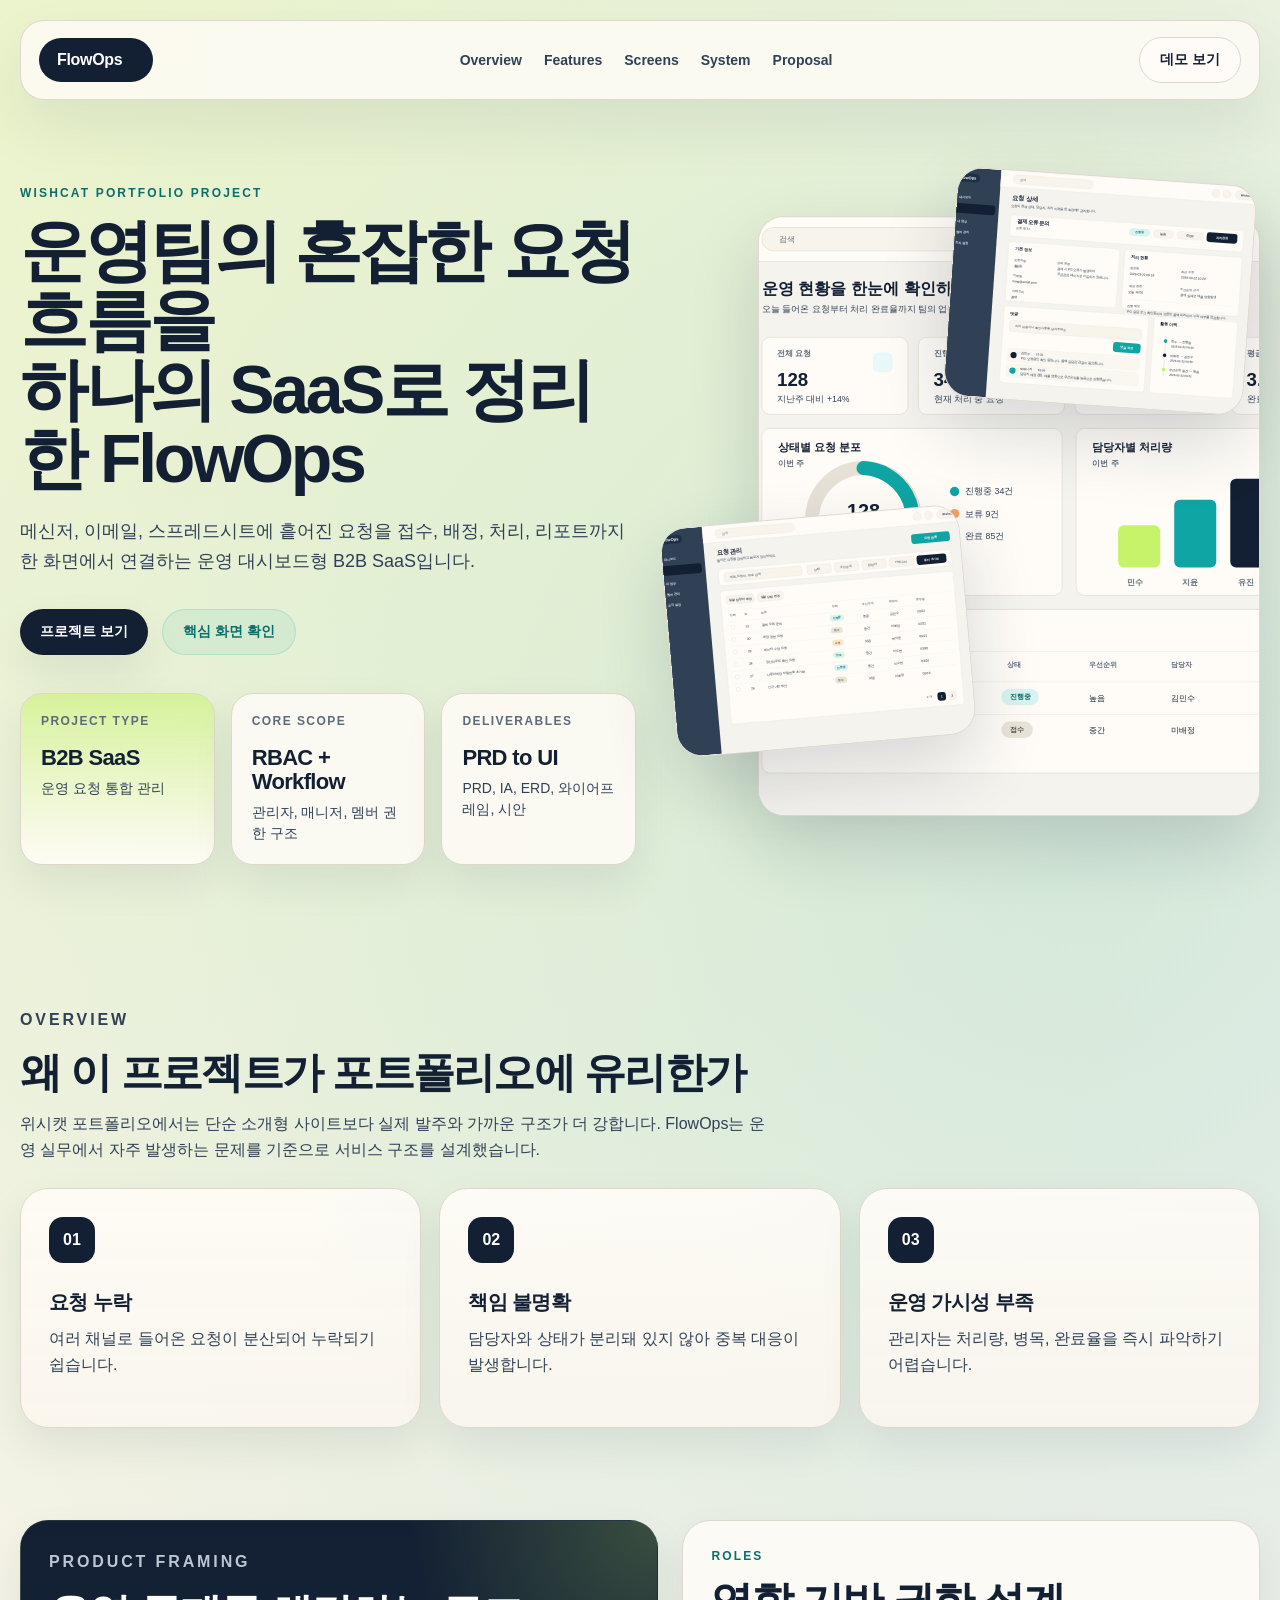
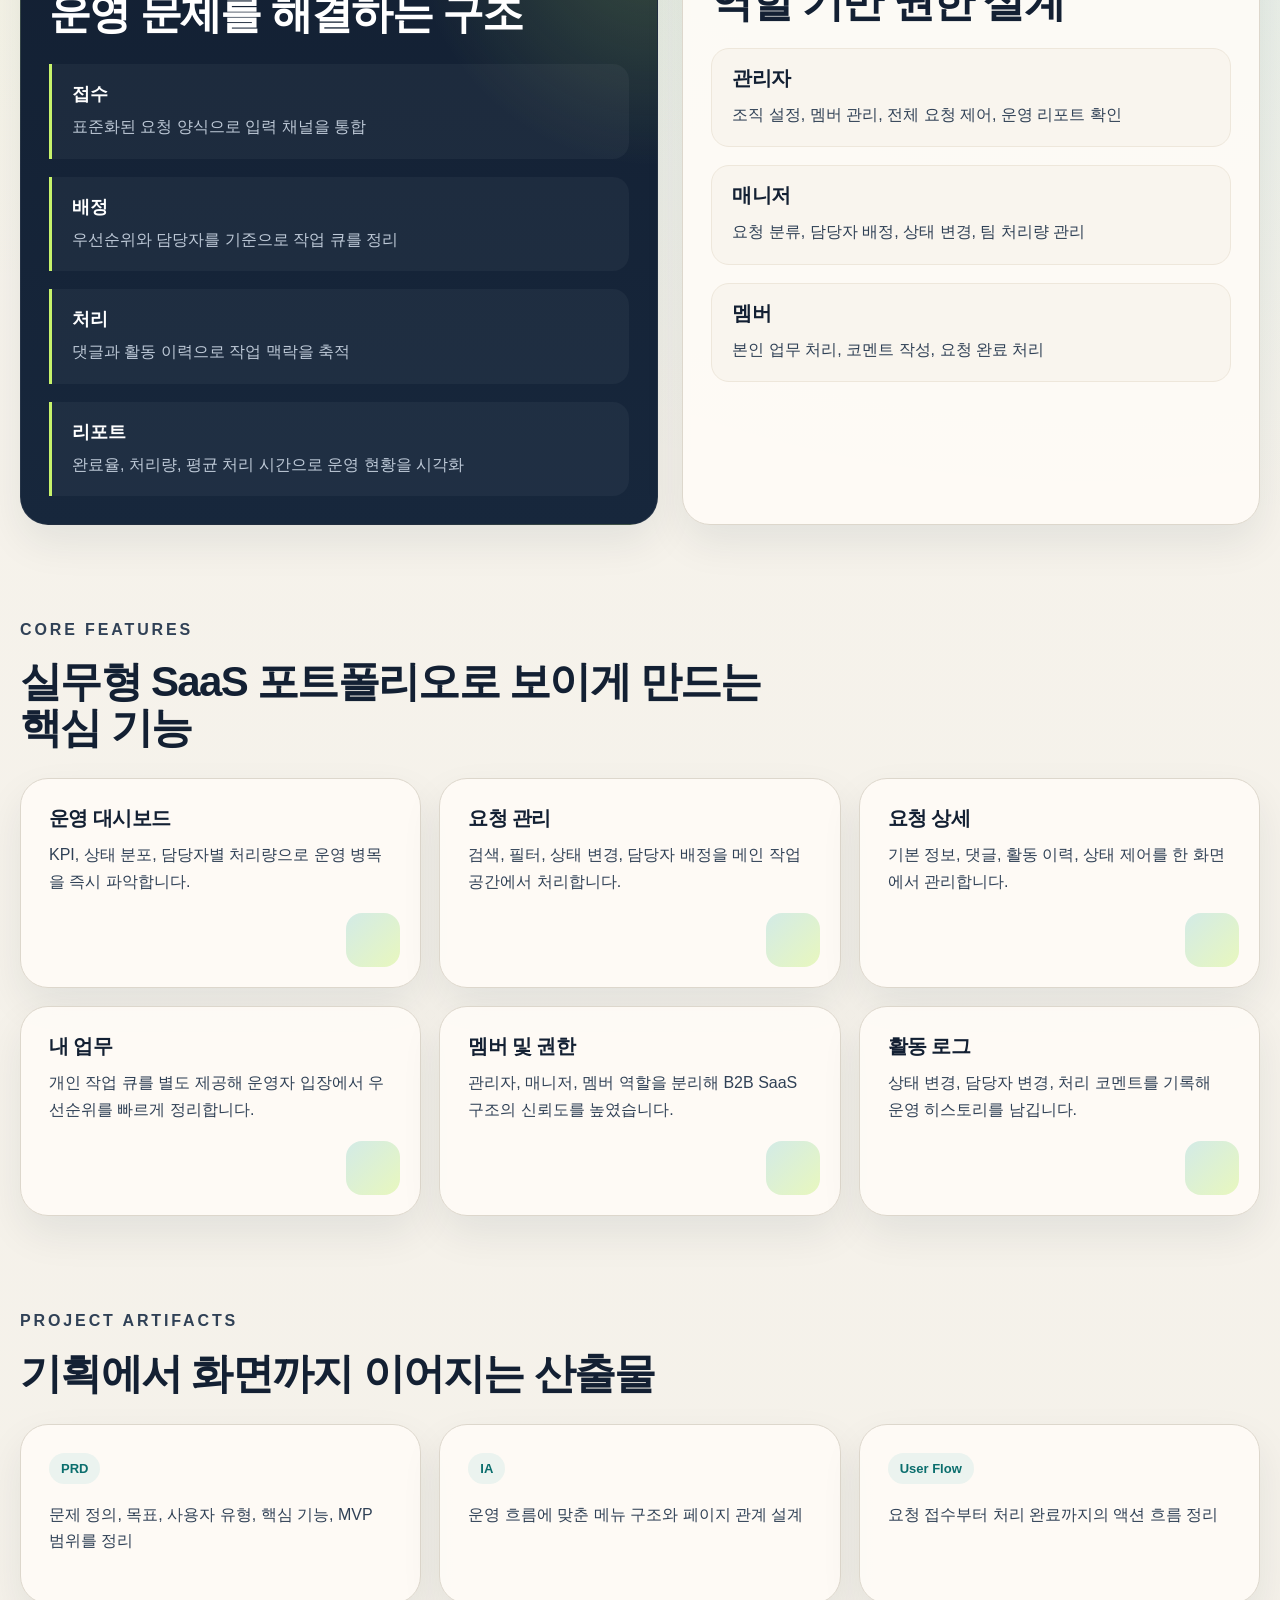
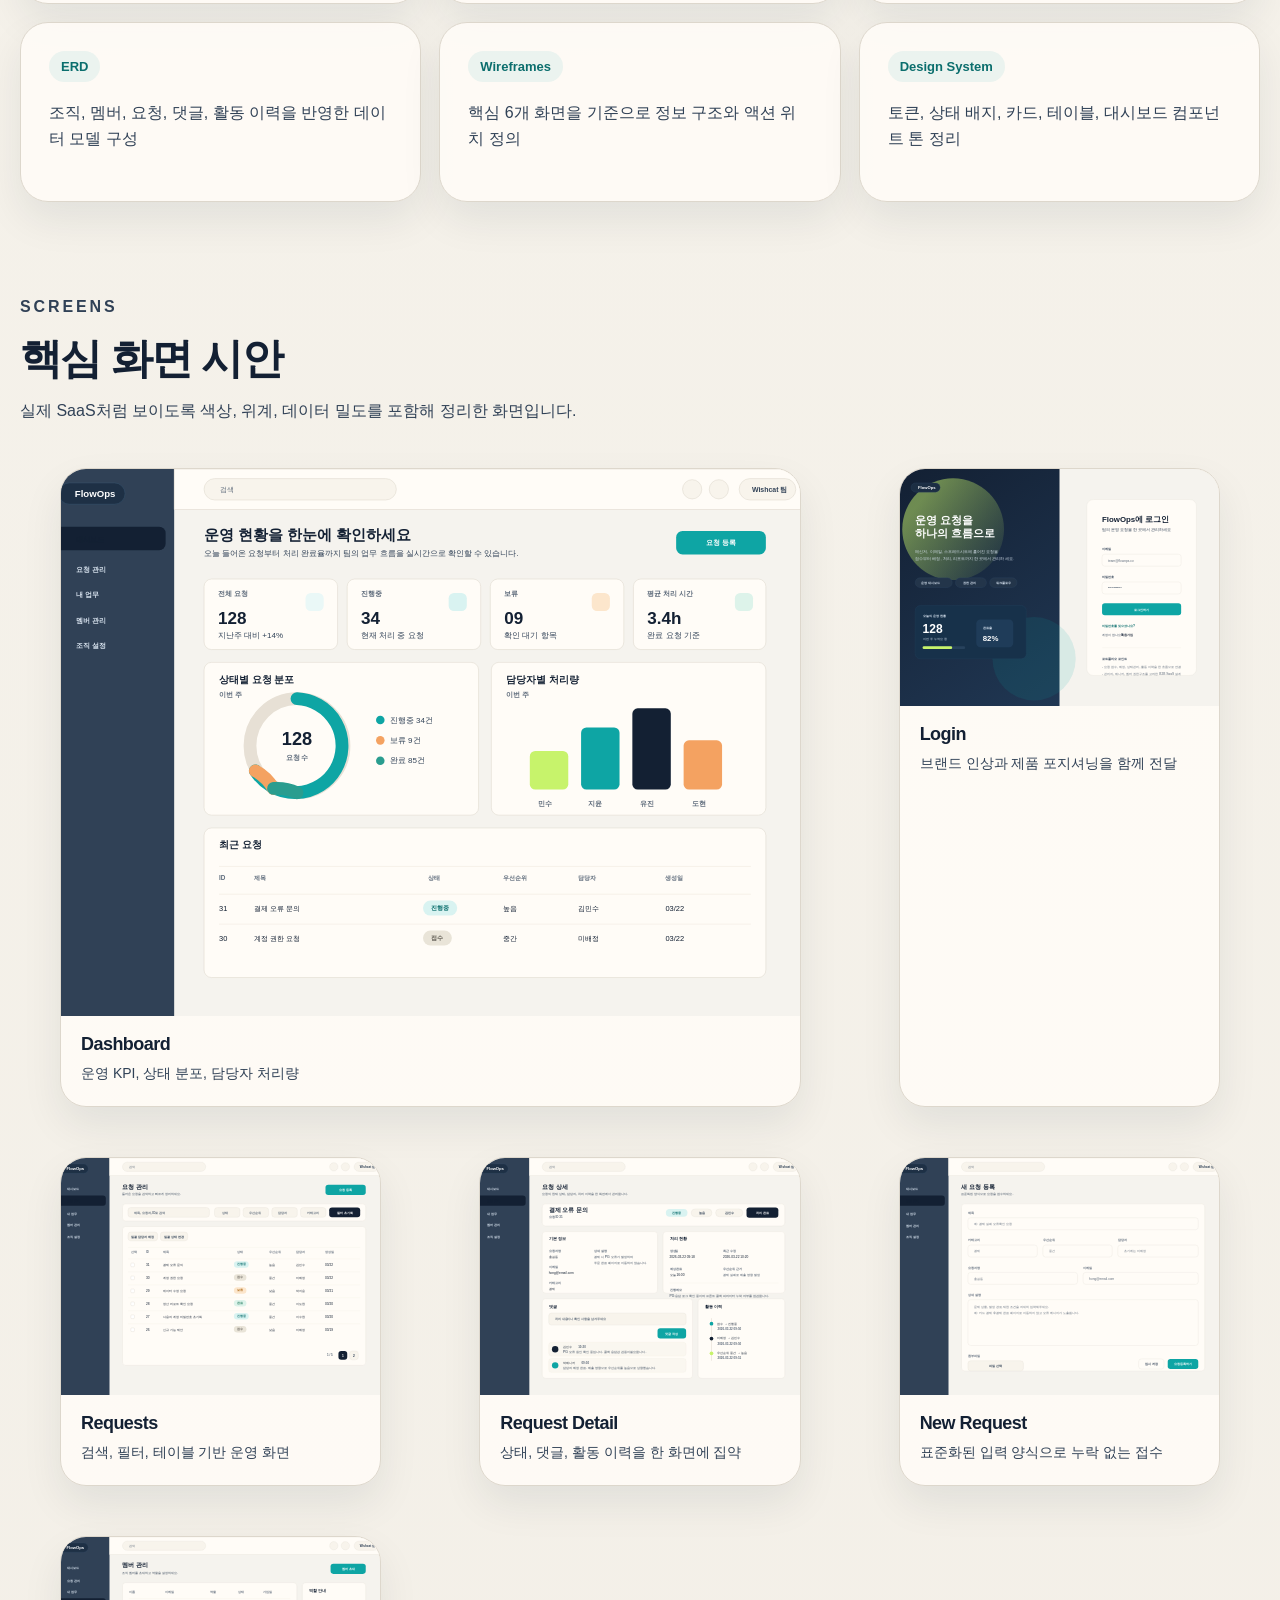
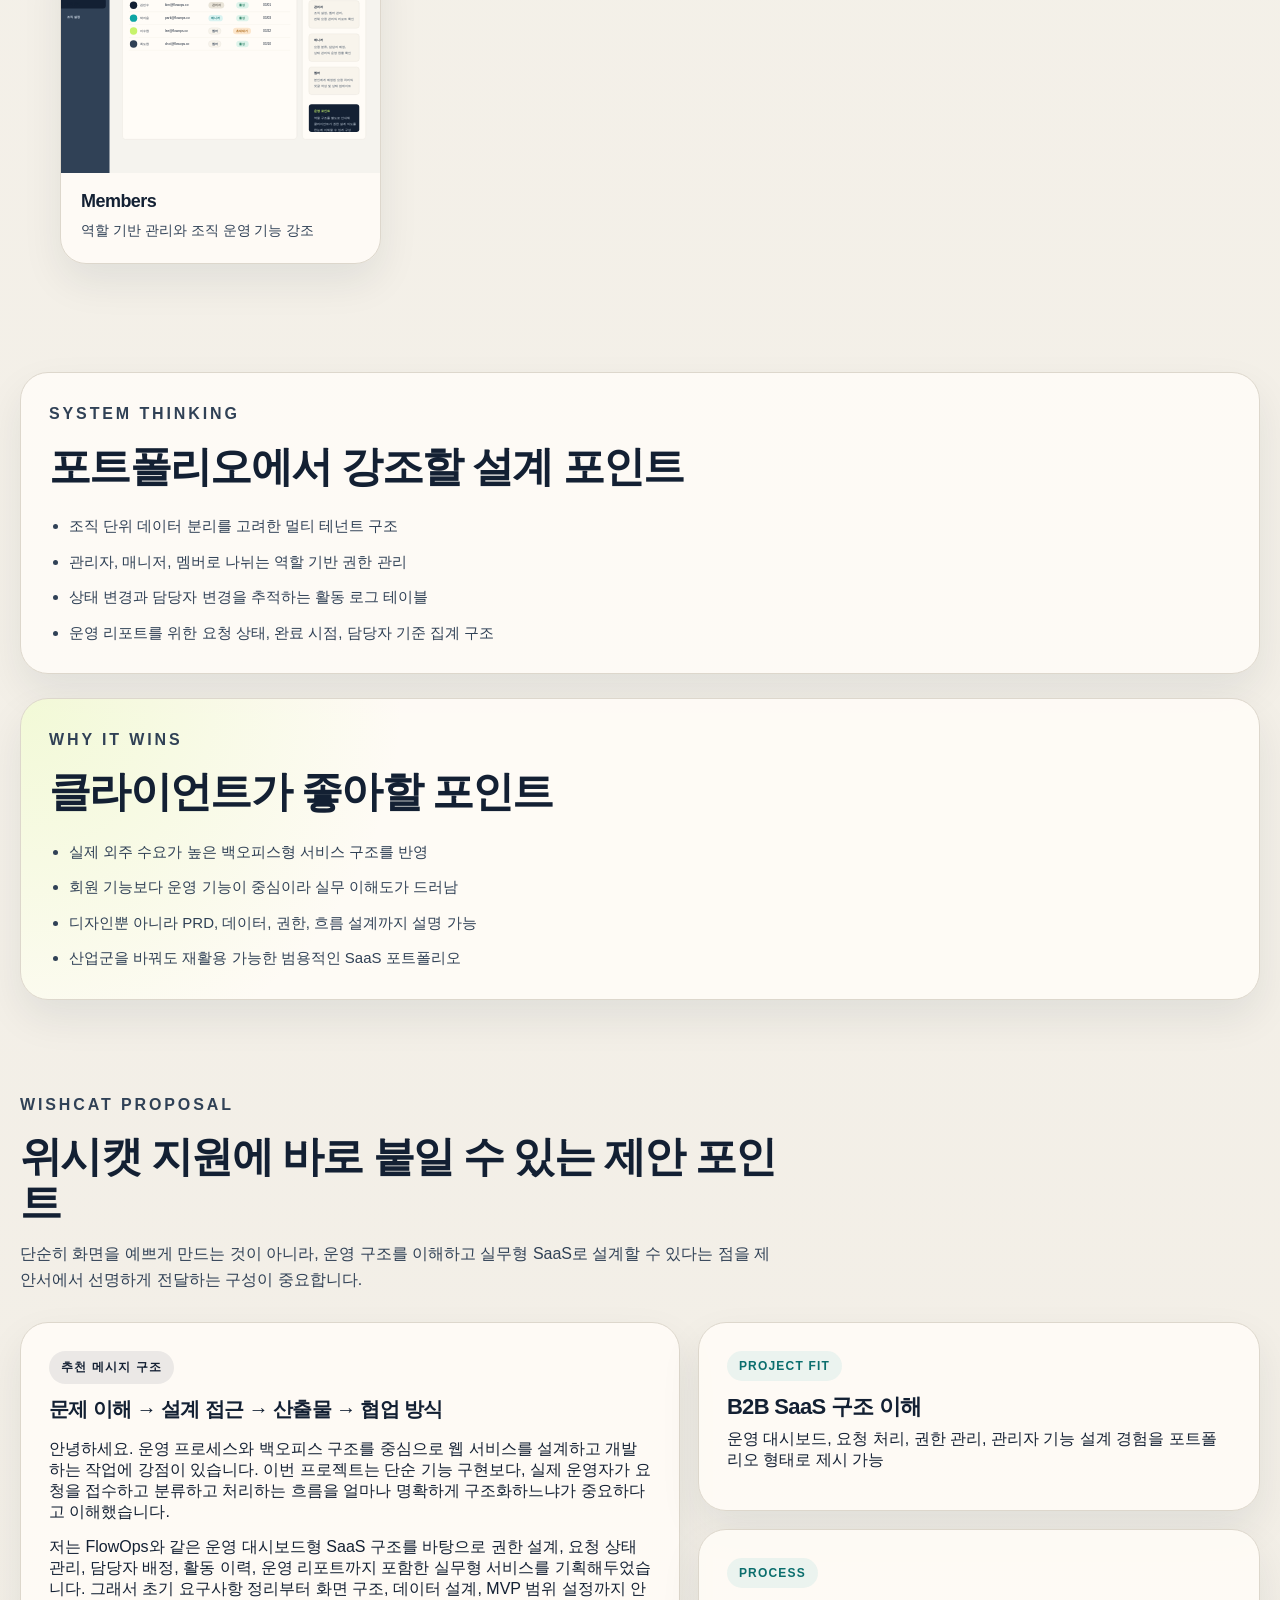
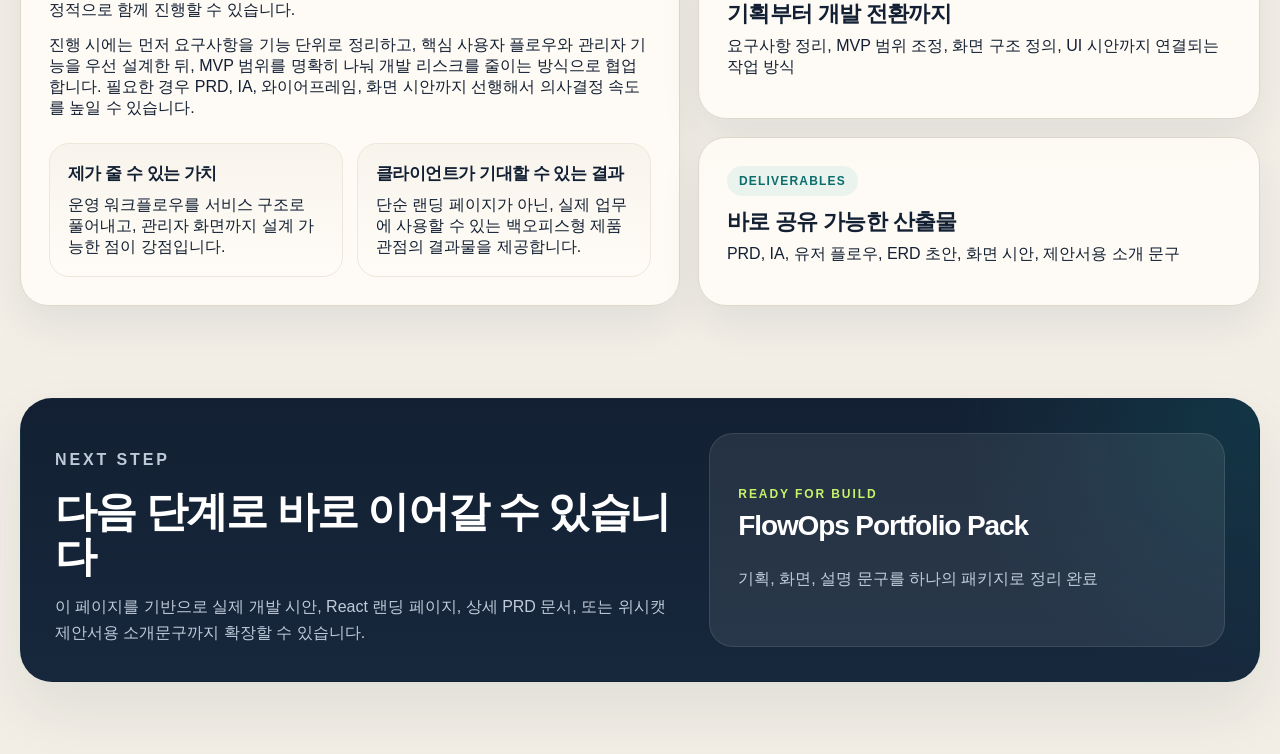
<file: index.html>
<!DOCTYPE html>
<html lang="ko">
<head>
  <meta charset="UTF-8">
  <meta name="viewport" content="width=device-width, initial-scale=1.0">
  <title>FlowOps | Wishcat Portfolio</title>
  <meta
    name="description"
    content="FlowOps는 운영 요청, 고객 문의, 내부 이슈를 통합 관리하는 B2B SaaS 포트폴리오 프로젝트입니다."
  >
  <link rel="stylesheet" href="styles.css">
</head>
<body>
  <div class="page-shell">
    <header class="topbar">
      <a class="brand" href="#top">FlowOps</a>
      <nav class="topnav" aria-label="주요 섹션">
        <a href="#overview">Overview</a>
        <a href="#features">Features</a>
        <a href="#screens">Screens</a>
        <a href="#system">System</a>
        <a href="#proposal">Proposal</a>
      </nav>
      <a class="ghost-button" href="./flowops-portfolio.html">데모 보기</a>
    </header>

    <main id="top">
      <section class="hero">
        <div class="hero-copy">
          <p class="eyebrow">Wishcat Portfolio Project</p>
          <h1>운영팀의 혼잡한 요청 흐름을<br>하나의 SaaS로 정리한 FlowOps</h1>
          <p class="hero-body">
            메신저, 이메일, 스프레드시트에 흩어진 요청을 접수, 배정, 처리, 리포트까지
            한 화면에서 연결하는 운영 대시보드형 B2B SaaS입니다.
          </p>

          <div class="hero-actions">
            <a class="primary-button" href="#overview">프로젝트 보기</a>
            <a class="secondary-button" href="#screens">핵심 화면 확인</a>
          </div>

          <div class="hero-stats">
            <article class="stat-card accent-lime">
              <span class="stat-label">Project Type</span>
              <strong>B2B SaaS</strong>
              <p>운영 요청 통합 관리</p>
            </article>
            <article class="stat-card">
              <span class="stat-label">Core Scope</span>
              <strong>RBAC + Workflow</strong>
              <p>관리자, 매니저, 멤버 권한 구조</p>
            </article>
            <article class="stat-card">
              <span class="stat-label">Deliverables</span>
              <strong>PRD to UI</strong>
              <p>PRD, IA, ERD, 와이어프레임, 시안</p>
            </article>
          </div>
        </div>

        <div class="hero-visual">
          <div class="visual-panel visual-main">
            <img src="flowops-design/screens/02-dashboard.svg" alt="FlowOps 대시보드 시안">
          </div>
          <div class="visual-panel visual-float visual-left">
            <img src="flowops-design/screens/03-requests.svg" alt="FlowOps 요청 관리 시안">
          </div>
          <div class="visual-panel visual-float visual-right">
            <img src="flowops-design/screens/04-request-detail.svg" alt="FlowOps 요청 상세 시안">
          </div>
        </div>
      </section>

      <section class="section-grid" id="overview">
        <div class="section-intro">
          <p class="eyebrow">Overview</p>
          <h2>왜 이 프로젝트가 포트폴리오에 유리한가</h2>
          <p>
            위시캣 포트폴리오에서는 단순 소개형 사이트보다 실제 발주와 가까운 구조가 더 강합니다.
            FlowOps는 운영 실무에서 자주 발생하는 문제를 기준으로 서비스 구조를 설계했습니다.
          </p>
        </div>

        <div class="problem-grid">
          <article class="problem-card">
            <span class="problem-index">01</span>
            <h3>요청 누락</h3>
            <p>여러 채널로 들어온 요청이 분산되어 누락되기 쉽습니다.</p>
          </article>
          <article class="problem-card">
            <span class="problem-index">02</span>
            <h3>책임 불명확</h3>
            <p>담당자와 상태가 분리돼 있지 않아 중복 대응이 발생합니다.</p>
          </article>
          <article class="problem-card">
            <span class="problem-index">03</span>
            <h3>운영 가시성 부족</h3>
            <p>관리자는 처리량, 병목, 완료율을 즉시 파악하기 어렵습니다.</p>
          </article>
        </div>
      </section>

      <section class="section-grid section-grid-tight">
        <div class="system-card dark-card">
          <p class="eyebrow eyebrow-dark">Product Framing</p>
          <h2>운영 문제를 해결하는 구조</h2>
          <div class="workflow-list">
            <div>
              <strong>접수</strong>
              <p>표준화된 요청 양식으로 입력 채널을 통합</p>
            </div>
            <div>
              <strong>배정</strong>
              <p>우선순위와 담당자를 기준으로 작업 큐를 정리</p>
            </div>
            <div>
              <strong>처리</strong>
              <p>댓글과 활동 이력으로 작업 맥락을 축적</p>
            </div>
            <div>
              <strong>리포트</strong>
              <p>완료율, 처리량, 평균 처리 시간으로 운영 현황을 시각화</p>
            </div>
          </div>
        </div>

        <div class="role-card">
          <p class="eyebrow">Roles</p>
          <h2>역할 기반 권한 설계</h2>
          <div class="role-list">
            <article>
              <h3>관리자</h3>
              <p>조직 설정, 멤버 관리, 전체 요청 제어, 운영 리포트 확인</p>
            </article>
            <article>
              <h3>매니저</h3>
              <p>요청 분류, 담당자 배정, 상태 변경, 팀 처리량 관리</p>
            </article>
            <article>
              <h3>멤버</h3>
              <p>본인 업무 처리, 코멘트 작성, 요청 완료 처리</p>
            </article>
          </div>
        </div>
      </section>

      <section class="feature-section" id="features">
        <div class="section-intro">
          <p class="eyebrow">Core Features</p>
          <h2>실무형 SaaS 포트폴리오로 보이게 만드는 핵심 기능</h2>
        </div>

        <div class="feature-grid">
          <article class="feature-card">
            <h3>운영 대시보드</h3>
            <p>KPI, 상태 분포, 담당자별 처리량으로 운영 병목을 즉시 파악합니다.</p>
          </article>
          <article class="feature-card">
            <h3>요청 관리</h3>
            <p>검색, 필터, 상태 변경, 담당자 배정을 메인 작업 공간에서 처리합니다.</p>
          </article>
          <article class="feature-card">
            <h3>요청 상세</h3>
            <p>기본 정보, 댓글, 활동 이력, 상태 제어를 한 화면에서 관리합니다.</p>
          </article>
          <article class="feature-card">
            <h3>내 업무</h3>
            <p>개인 작업 큐를 별도 제공해 운영자 입장에서 우선순위를 빠르게 정리합니다.</p>
          </article>
          <article class="feature-card">
            <h3>멤버 및 권한</h3>
            <p>관리자, 매니저, 멤버 역할을 분리해 B2B SaaS 구조의 신뢰도를 높였습니다.</p>
          </article>
          <article class="feature-card">
            <h3>활동 로그</h3>
            <p>상태 변경, 담당자 변경, 처리 코멘트를 기록해 운영 히스토리를 남깁니다.</p>
          </article>
        </div>
      </section>

      <section class="artifact-section">
        <div class="section-intro">
          <p class="eyebrow">Project Artifacts</p>
          <h2>기획에서 화면까지 이어지는 산출물</h2>
        </div>

        <div class="artifact-grid">
          <article class="artifact-card">
            <span>PRD</span>
            <p>문제 정의, 목표, 사용자 유형, 핵심 기능, MVP 범위를 정리</p>
          </article>
          <article class="artifact-card">
            <span>IA</span>
            <p>운영 흐름에 맞춘 메뉴 구조와 페이지 관계 설계</p>
          </article>
          <article class="artifact-card">
            <span>User Flow</span>
            <p>요청 접수부터 처리 완료까지의 액션 흐름 정리</p>
          </article>
          <article class="artifact-card">
            <span>ERD</span>
            <p>조직, 멤버, 요청, 댓글, 활동 이력을 반영한 데이터 모델 구성</p>
          </article>
          <article class="artifact-card">
            <span>Wireframes</span>
            <p>핵심 6개 화면을 기준으로 정보 구조와 액션 위치 정의</p>
          </article>
          <article class="artifact-card">
            <span>Design System</span>
            <p>토큰, 상태 배지, 카드, 테이블, 대시보드 컴포넌트 톤 정리</p>
          </article>
        </div>
      </section>

      <section class="screen-section" id="screens">
        <div class="section-intro">
          <p class="eyebrow">Screens</p>
          <h2>핵심 화면 시안</h2>
          <p>실제 SaaS처럼 보이도록 색상, 위계, 데이터 밀도를 포함해 정리한 화면입니다.</p>
        </div>

        <div class="screen-grid">
          <figure class="screen-card screen-card-wide">
            <img src="flowops-design/screens/02-dashboard.svg" alt="대시보드 화면">
            <figcaption>
              <strong>Dashboard</strong>
              <span>운영 KPI, 상태 분포, 담당자 처리량</span>
            </figcaption>
          </figure>
          <figure class="screen-card">
            <img src="flowops-design/screens/01-login.svg" alt="로그인 화면">
            <figcaption>
              <strong>Login</strong>
              <span>브랜드 인상과 제품 포지셔닝을 함께 전달</span>
            </figcaption>
          </figure>
          <figure class="screen-card">
            <img src="flowops-design/screens/03-requests.svg" alt="요청 목록 화면">
            <figcaption>
              <strong>Requests</strong>
              <span>검색, 필터, 테이블 기반 운영 화면</span>
            </figcaption>
          </figure>
          <figure class="screen-card">
            <img src="flowops-design/screens/04-request-detail.svg" alt="요청 상세 화면">
            <figcaption>
              <strong>Request Detail</strong>
              <span>상태, 댓글, 활동 이력을 한 화면에 집약</span>
            </figcaption>
          </figure>
          <figure class="screen-card">
            <img src="flowops-design/screens/05-request-new.svg" alt="요청 등록 화면">
            <figcaption>
              <strong>New Request</strong>
              <span>표준화된 입력 양식으로 누락 없는 접수</span>
            </figcaption>
          </figure>
          <figure class="screen-card">
            <img src="flowops-design/screens/06-members.svg" alt="멤버 관리 화면">
            <figcaption>
              <strong>Members</strong>
              <span>역할 기반 관리와 조직 운영 기능 강조</span>
            </figcaption>
          </figure>
        </div>
      </section>

      <section class="section-grid" id="system">
        <div class="system-card">
          <p class="eyebrow">System Thinking</p>
          <h2>포트폴리오에서 강조할 설계 포인트</h2>
          <ul class="bullet-list">
            <li>조직 단위 데이터 분리를 고려한 멀티 테넌트 구조</li>
            <li>관리자, 매니저, 멤버로 나뉘는 역할 기반 권한 관리</li>
            <li>상태 변경과 담당자 변경을 추적하는 활동 로그 테이블</li>
            <li>운영 리포트를 위한 요청 상태, 완료 시점, 담당자 기준 집계 구조</li>
          </ul>
        </div>

        <div class="system-card alt-card">
          <p class="eyebrow">Why It Wins</p>
          <h2>클라이언트가 좋아할 포인트</h2>
          <ul class="bullet-list">
            <li>실제 외주 수요가 높은 백오피스형 서비스 구조를 반영</li>
            <li>회원 기능보다 운영 기능이 중심이라 실무 이해도가 드러남</li>
            <li>디자인뿐 아니라 PRD, 데이터, 권한, 흐름 설계까지 설명 가능</li>
            <li>산업군을 바꿔도 재활용 가능한 범용적인 SaaS 포트폴리오</li>
          </ul>
        </div>
      </section>

      <section class="proposal-section" id="proposal">
        <div class="section-intro">
          <p class="eyebrow">Wishcat Proposal</p>
          <h2>위시캣 지원에 바로 붙일 수 있는 제안 포인트</h2>
          <p>
            단순히 화면을 예쁘게 만드는 것이 아니라, 운영 구조를 이해하고 실무형 SaaS로
            설계할 수 있다는 점을 제안서에서 선명하게 전달하는 구성이 중요합니다.
          </p>
        </div>

        <div class="proposal-layout">
          <article class="proposal-main">
            <span class="proposal-badge">추천 메시지 구조</span>
            <h3>문제 이해 → 설계 접근 → 산출물 → 협업 방식</h3>
            <p>
              안녕하세요. 운영 프로세스와 백오피스 구조를 중심으로 웹 서비스를 설계하고 개발하는 작업에 강점이 있습니다.
              이번 프로젝트는 단순 기능 구현보다, 실제 운영자가 요청을 접수하고 분류하고 처리하는 흐름을 얼마나 명확하게 구조화하느냐가 중요하다고 이해했습니다.
            </p>
            <p>
              저는 FlowOps와 같은 운영 대시보드형 SaaS 구조를 바탕으로 권한 설계, 요청 상태 관리, 담당자 배정, 활동 이력, 운영 리포트까지 포함한 실무형 서비스를 기획해두었습니다.
              그래서 초기 요구사항 정리부터 화면 구조, 데이터 설계, MVP 범위 설정까지 안정적으로 함께 진행할 수 있습니다.
            </p>
            <p>
              진행 시에는 먼저 요구사항을 기능 단위로 정리하고, 핵심 사용자 플로우와 관리자 기능을 우선 설계한 뒤, MVP 범위를 명확히 나눠 개발 리스크를 줄이는 방식으로 협업합니다.
              필요한 경우 PRD, IA, 와이어프레임, 화면 시안까지 선행해서 의사결정 속도를 높일 수 있습니다.
            </p>

            <div class="proposal-points">
              <div>
                <strong>제가 줄 수 있는 가치</strong>
                <p>운영 워크플로우를 서비스 구조로 풀어내고, 관리자 화면까지 설계 가능한 점이 강점입니다.</p>
              </div>
              <div>
                <strong>클라이언트가 기대할 수 있는 결과</strong>
                <p>단순 랜딩 페이지가 아닌, 실제 업무에 사용할 수 있는 백오피스형 제품 관점의 결과물을 제공합니다.</p>
              </div>
            </div>
          </article>

          <aside class="proposal-side">
            <article class="proposal-card">
              <span class="proposal-label">Project Fit</span>
              <strong>B2B SaaS 구조 이해</strong>
              <p>운영 대시보드, 요청 처리, 권한 관리, 관리자 기능 설계 경험을 포트폴리오 형태로 제시 가능</p>
            </article>
            <article class="proposal-card">
              <span class="proposal-label">Process</span>
              <strong>기획부터 개발 전환까지</strong>
              <p>요구사항 정리, MVP 범위 조정, 화면 구조 정의, UI 시안까지 연결되는 작업 방식</p>
            </article>
            <article class="proposal-card">
              <span class="proposal-label">Deliverables</span>
              <strong>바로 공유 가능한 산출물</strong>
              <p>PRD, IA, 유저 플로우, ERD 초안, 화면 시안, 제안서용 소개 문구</p>
            </article>
          </aside>
        </div>
      </section>

      <section class="cta-section">
        <div>
          <p class="eyebrow eyebrow-dark">Next Step</p>
          <h2>다음 단계로 바로 이어갈 수 있습니다</h2>
          <p>
            이 페이지를 기반으로 실제 개발 시안, React 랜딩 페이지, 상세 PRD 문서, 또는
            위시캣 제안서용 소개문구까지 확장할 수 있습니다.
          </p>
        </div>
        <div class="cta-box">
          <span>Ready for build</span>
          <strong>FlowOps Portfolio Pack</strong>
          <p>기획, 화면, 설명 문구를 하나의 패키지로 정리 완료</p>
        </div>
      </section>
    </main>
  </div>
</body>
</html>
</file>
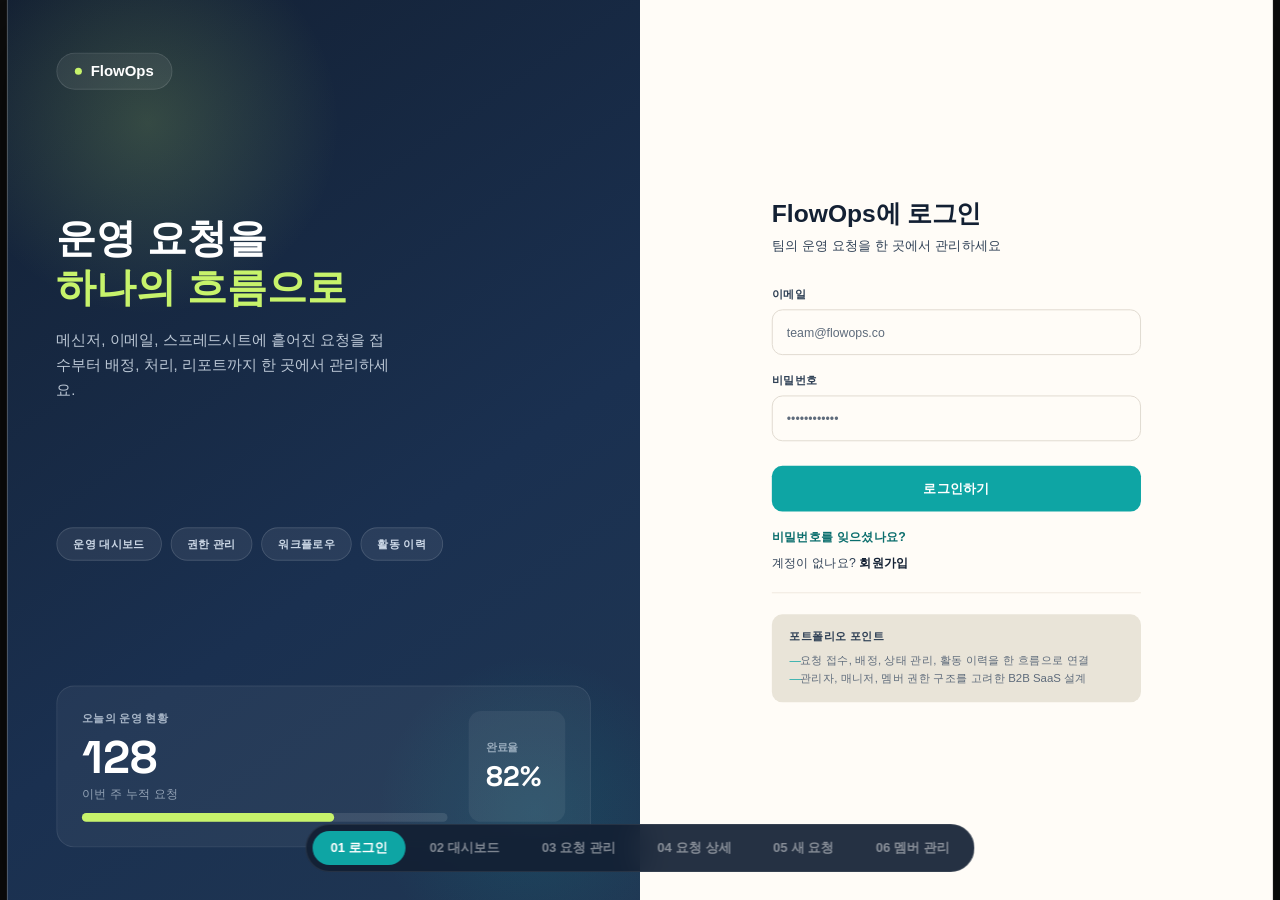
<file: flowops-portfolio.html>
<!DOCTYPE html>
<html lang="ko">
<head>
<meta charset="UTF-8">
<meta name="viewport" content="width=device-width, initial-scale=1.0">
<title>FlowOps — Quiet Command Center</title>
<link rel="preconnect" href="https://fonts.googleapis.com">
<link href="https://fonts.googleapis.com/css2?family=Space+Grotesk:wght@400;500;600;700&family=Pretendard:wght@400;500;600;700&display=swap" rel="stylesheet">
<style>
:root {
  --ink900: #132033;
  --ink700: #304156;
  --ink500: #5E6B7B;
  --canvas: #F5F3EE;
  --surface: #FFFCF7;
  --border: #DDD7CC;
  --muted: #E9E4D8;
  --primary: #0EA5A4;
  --primary-dark: #0B6E6D;
  --lime: #C7F36B;
  --warning: #F4A261;
  --warning-dark: #A35A00;
  --warning-bg: #FCE6CC;
  --danger: #E76F51;
  --success: #2A9D8F;
  --success-dark: #1F7A5C;
  --success-bg: #DDF3EA;
  --progress-bg: #D9F3F1;
  --divider: #EEE7DB;
  --sidebar-w: 240px;
  --topbar-h: 76px;
  --radius-sm: 8px;
  --radius-md: 12px;
  --radius-lg: 14px;
  --radius-xl: 16px;
  --font-ui: 'Pretendard', 'Apple SD Gothic Neo', sans-serif;
  --font-data: 'Space Grotesk', sans-serif;
}

* { margin: 0; padding: 0; box-sizing: border-box; }

body {
  font-family: var(--font-ui);
  background: #0D0D0D;
  color: var(--ink900);
  overflow: hidden;
}

.portfolio-shell {
  width: 100vw;
  height: 100vh;
  display: flex;
  flex-direction: column;
  align-items: center;
  justify-content: center;
  background: #0D0D0D;
}

.device-frame {
  width: 1440px;
  height: 1024px;
  position: relative;
  overflow: hidden;
  box-shadow: 0 0 0 1px rgba(255,255,255,0.06), 0 32px 80px rgba(0,0,0,0.7);
  transform-origin: center center;
}

.nav-tabs {
  position: fixed;
  bottom: 28px;
  left: 50%;
  transform: translateX(-50%);
  display: flex;
  gap: 6px;
  background: rgba(19,32,51,0.92);
  backdrop-filter: blur(16px);
  border: 1px solid rgba(255,255,255,0.08);
  border-radius: 50px;
  padding: 6px;
  z-index: 9999;
}

.nav-tab {
  padding: 8px 18px;
  border-radius: 50px;
  font-family: var(--font-ui);
  font-size: 13px;
  font-weight: 600;
  color: rgba(255,255,255,0.45);
  cursor: pointer;
  transition: all 0.2s ease;
  white-space: nowrap;
  border: none;
  background: none;
}
.nav-tab:hover { color: rgba(255,255,255,0.75); }
.nav-tab.active { background: var(--primary); color: #fff; }

.screen {
  position: absolute;
  inset: 0;
  opacity: 0;
  pointer-events: none;
  transition: opacity 0.35s ease;
}
.screen.active { opacity: 1; pointer-events: all; }

/* ── LOGIN ── */
.screen-login { display: grid; grid-template-columns: 1fr 1fr; background: var(--canvas); }

.login-hero {
  background: linear-gradient(145deg, #132033 0%, #1a3050 60%, #203753 100%);
  position: relative; overflow: hidden;
  padding: 60px 56px;
  display: flex; flex-direction: column; justify-content: space-between;
}
.login-hero::before {
  content: ''; position: absolute; top: -80px; left: -60px;
  width: 440px; height: 440px; border-radius: 50%;
  background: radial-gradient(circle, rgba(199,243,107,0.18) 0%, transparent 70%);
}
.login-hero::after {
  content: ''; position: absolute; bottom: -80px; right: -60px;
  width: 360px; height: 360px; border-radius: 50%;
  background: radial-gradient(circle, rgba(14,165,164,0.15) 0%, transparent 70%);
}
.hero-logo {
  display: inline-flex; align-items: center; gap: 10px;
  background: rgba(255,255,255,0.07); border: 1px solid rgba(255,255,255,0.12);
  border-radius: 40px; padding: 10px 20px; width: fit-content; position: relative; z-index: 1;
}
.hero-logo span { font-size: 17px; font-weight: 700; color: #fff; }
.logo-dot { width: 8px; height: 8px; border-radius: 50%; background: var(--lime); }

.hero-content { position: relative; z-index: 1; }
.hero-content h1 { font-size: 46px; font-weight: 700; color: #fff; line-height: 1.2; margin-bottom: 20px; letter-spacing: -0.5px; }
.hero-content h1 span { color: var(--lime); }
.hero-content p { font-size: 17px; font-weight: 400; color: rgba(216,227,239,0.85); line-height: 1.65; max-width: 380px; }

.hero-chips { display: flex; gap: 10px; flex-wrap: wrap; position: relative; z-index: 1; }
.hero-chip { background: rgba(255,255,255,0.07); border: 1px solid rgba(255,255,255,0.14); border-radius: 40px; padding: 9px 18px; font-size: 13px; font-weight: 600; color: rgba(220,231,244,0.9); }

.hero-stats { background: rgba(255,255,255,0.05); border: 1px solid rgba(255,255,255,0.09); border-radius: 20px; padding: 28px; position: relative; z-index: 1; display: flex; gap: 24px; }
.stat-main { flex: 1; }
.stat-main .stat-label { font-size: 13px; font-weight: 600; color: rgba(220,231,244,0.7); margin-bottom: 8px; }
.stat-main .stat-num { font-family: var(--font-data); font-size: 52px; font-weight: 700; color: #fff; line-height: 1; margin-bottom: 8px; }
.stat-main .stat-sub { font-size: 14px; color: rgba(220,231,244,0.6); margin-bottom: 12px; }
.stat-bar-bg { height: 10px; border-radius: 5px; background: rgba(255,255,255,0.1); }
.stat-bar-fill { height: 10px; border-radius: 5px; background: var(--lime); width: 69%; }
.stat-side { background: rgba(255,255,255,0.06); border-radius: 14px; padding: 16px 20px; display: flex; flex-direction: column; justify-content: center; gap: 4px; min-width: 110px; }
.stat-side .s-label { font-size: 12px; font-weight: 600; color: rgba(220,231,244,0.6); }
.stat-side .s-num { font-family: var(--font-data); font-size: 32px; font-weight: 700; color: #fff; }

.login-form-side { background: var(--surface); display: flex; align-items: center; justify-content: center; padding: 60px 48px; }
.login-card { width: 100%; max-width: 420px; }
.login-card h2 { font-size: 28px; font-weight: 700; color: var(--ink900); margin-bottom: 8px; }
.login-card .login-sub { font-size: 15px; color: var(--ink700); margin-bottom: 36px; }
.form-group { margin-bottom: 20px; }
.form-label { display: block; font-size: 13px; font-weight: 600; color: var(--ink700); margin-bottom: 8px; }
.form-input { width: 100%; height: 52px; background: var(--surface); border: 1.5px solid var(--border); border-radius: var(--radius-md); padding: 0 16px; font-size: 14px; font-weight: 500; color: var(--ink500); font-family: var(--font-ui); outline: none; transition: border-color 0.2s; }
.form-input:focus { border-color: var(--primary); }
.btn-primary { width: 100%; height: 52px; background: var(--primary); color: #fff; border: none; border-radius: var(--radius-md); font-size: 15px; font-weight: 700; cursor: pointer; font-family: var(--font-ui); transition: background 0.2s; margin-top: 8px; }
.btn-primary:hover { background: var(--primary-dark); }
.login-links { display: flex; flex-direction: column; gap: 12px; margin-top: 20px; }
.login-link { font-size: 14px; color: var(--primary-dark); font-weight: 600; cursor: pointer; }
.login-link-row { font-size: 14px; color: var(--ink700); }
.login-link-row b { color: var(--ink900); cursor: pointer; }
.login-divider { height: 1px; background: var(--divider); margin: 24px 0; }
.portfolio-note { background: var(--muted); border-radius: var(--radius-md); padding: 16px 20px; }
.portfolio-note .note-title { font-size: 13px; font-weight: 700; color: var(--ink700); margin-bottom: 8px; }
.portfolio-note li { font-size: 13px; color: var(--ink500); line-height: 1.6; list-style: none; padding-left: 12px; position: relative; }
.portfolio-note li::before { content: '—'; position: absolute; left: 0; color: var(--primary); }

/* ── APP LAYOUT ── */
.app-layout { display: grid; grid-template-columns: var(--sidebar-w) 1fr; grid-template-rows: var(--topbar-h) 1fr; height: 100%; background: var(--canvas); }

.sidebar { grid-row: 1 / 3; background: var(--ink700); display: flex; flex-direction: column; }
.sidebar-logo { height: var(--topbar-h); display: flex; align-items: center; padding: 0 24px; border-bottom: 1px solid rgba(255,255,255,0.06); }
.sidebar-logo-badge { display: flex; align-items: center; gap: 8px; background: rgba(255,255,255,0.07); border: 1px solid rgba(255,255,255,0.12); border-radius: 24px; padding: 7px 16px; }
.sidebar-logo-badge span { font-size: 16px; font-weight: 700; color: #fff; }
.sidebar-nav { padding: 20px 16px; flex: 1; }
.sidebar-nav-item { display: flex; align-items: center; gap: 12px; padding: 0 16px; height: 44px; border-radius: var(--radius-md); font-size: 14px; font-weight: 600; color: rgba(215,226,238,0.65); cursor: pointer; margin-bottom: 4px; transition: all 0.15s; position: relative; }
.sidebar-nav-item:hover { color: #fff; background: rgba(255,255,255,0.05); }
.sidebar-nav-item.active { background: var(--ink900); color: #fff; }
.sidebar-nav-item.active::before { content: ''; position: absolute; left: 0; top: 0; width: 4px; height: 100%; background: var(--lime); border-radius: 2px; }
.nav-icon { width: 18px; height: 18px; opacity: 0.7; flex-shrink: 0; }
.sidebar-nav-item.active .nav-icon { opacity: 1; }

.topbar { grid-column: 2; height: var(--topbar-h); background: var(--surface); border-bottom: 1px solid var(--border); display: flex; align-items: center; padding: 0 32px; gap: 16px; }
.search-box { flex: 1; max-width: 380px; height: 40px; background: #F8F4EC; border: 1px solid var(--border); border-radius: 20px; display: flex; align-items: center; gap: 10px; padding: 0 16px; }
.search-box span { font-size: 14px; color: var(--ink500); }
.topbar-right { margin-left: auto; display: flex; align-items: center; gap: 10px; }
.topbar-icon { width: 38px; height: 38px; border-radius: 50%; background: #F8F4EC; border: 1px solid var(--border); display: flex; align-items: center; justify-content: center; cursor: pointer; }
.org-badge { height: 38px; padding: 0 16px; border-radius: 20px; background: #F8F4EC; border: 1px solid var(--border); display: flex; align-items: center; font-size: 13px; font-weight: 600; color: var(--ink700); gap: 6px; }
.avatar { width: 34px; height: 34px; border-radius: 50%; background: var(--ink900); display: flex; align-items: center; justify-content: center; font-size: 13px; font-weight: 700; color: #fff; }

.page-content { padding: 36px 40px; overflow-y: auto; background: var(--canvas); }
.page-header { display: flex; align-items: flex-start; justify-content: space-between; margin-bottom: 28px; }
.page-header-text h1 { font-size: 26px; font-weight: 700; color: var(--ink900); margin-bottom: 6px; line-height: 1.3; }
.page-header-text p { font-size: 14px; color: var(--ink500); line-height: 1.5; max-width: 600px; }

.card { background: var(--surface); border: 1px solid var(--border); border-radius: var(--radius-lg); padding: 24px; }

.btn { display: inline-flex; align-items: center; justify-content: center; gap: 8px; height: 44px; padding: 0 20px; border-radius: var(--radius-md); font-size: 14px; font-weight: 700; cursor: pointer; font-family: var(--font-ui); border: none; transition: all 0.15s; white-space: nowrap; }
.btn-sm { height: 38px; padding: 0 16px; font-size: 13px; }
.btn-teal { background: var(--primary); color: #fff; }
.btn-teal:hover { background: var(--primary-dark); }
.btn-dark { background: var(--ink900); color: #fff; }
.btn-ghost { background: var(--surface); color: var(--ink700); border: 1.5px solid var(--border); }

.badge { display: inline-flex; align-items: center; justify-content: center; height: 28px; padding: 0 12px; border-radius: 14px; font-size: 12px; font-weight: 700; }
.badge-accept { background: #E9E4D8; color: #5E5A52; }
.badge-progress { background: var(--progress-bg); color: var(--primary-dark); }
.badge-hold { background: var(--warning-bg); color: var(--warning-dark); }
.badge-done { background: var(--success-bg); color: var(--success-dark); }
.badge-admin { background: #E9E4D8; color: var(--ink700); }
.badge-manager { background: var(--progress-bg); color: var(--primary-dark); }
.badge-member { background: var(--surface); color: var(--ink700); border: 1px solid var(--border); }
.badge-active { background: var(--success-bg); color: var(--success-dark); }
.badge-pending { background: var(--warning-bg); color: var(--warning-dark); }

/* ── DASHBOARD ── */
.kpi-grid { display: grid; grid-template-columns: repeat(4, 1fr); gap: 20px; margin-bottom: 24px; }
.kpi-card { background: var(--surface); border: 1px solid var(--border); border-radius: var(--radius-lg); padding: 24px; display: flex; flex-direction: column; gap: 4px; }
.kpi-label { font-size: 13px; font-weight: 600; color: var(--ink500); }
.kpi-num { font-family: var(--font-data); font-size: 32px; font-weight: 700; color: var(--ink900); line-height: 1.15; }
.kpi-sub { font-size: 13px; color: var(--ink700); }
.kpi-icon { width: 34px; height: 34px; border-radius: 10px; display: flex; align-items: center; justify-content: center; margin-bottom: 8px; }
.kpi-icon-teal { background: var(--progress-bg); }
.kpi-icon-warn { background: var(--warning-bg); }
.kpi-icon-success { background: var(--success-bg); }

.dashboard-charts { display: grid; grid-template-columns: 1fr 1fr; gap: 20px; margin-bottom: 24px; }
.chart-card { background: var(--surface); border: 1px solid var(--border); border-radius: var(--radius-lg); padding: 24px; }
.chart-title { font-size: 17px; font-weight: 700; color: var(--ink900); margin-bottom: 4px; }
.chart-sub { font-size: 12px; color: var(--ink500); margin-bottom: 20px; }

.donut-wrap { display: flex; align-items: center; gap: 32px; }
.donut-rel { position: relative; display: inline-flex; }
.donut-center { position: absolute; inset: 0; display: flex; flex-direction: column; align-items: center; justify-content: center; }
.donut-num { font-family: var(--font-data); font-size: 30px; font-weight: 700; color: var(--ink900); line-height: 1; }
.donut-lbl { font-size: 11px; font-weight: 600; color: var(--ink500); margin-top: 2px; }
.legend { display: flex; flex-direction: column; gap: 10px; }
.legend-item { display: flex; align-items: center; gap: 10px; font-size: 13px; color: var(--ink700); }
.legend-dot { width: 12px; height: 12px; border-radius: 50%; flex-shrink: 0; }

.bar-chart { display: flex; align-items: flex-end; gap: 16px; height: 120px; }
.bar-col { flex: 1; display: flex; flex-direction: column; align-items: center; gap: 6px; }
.bar { width: 100%; border-radius: 8px 8px 0 0; }
.bar-name { font-size: 12px; font-weight: 600; color: var(--ink500); }

.table-card { background: var(--surface); border: 1px solid var(--border); border-radius: var(--radius-lg); overflow: hidden; }
.table-header-row { padding: 20px 24px 0; }
.table-title { font-size: 17px; font-weight: 700; color: var(--ink900); }
.data-table { width: 100%; border-collapse: collapse; }
.data-table th { padding: 12px 16px; font-size: 12px; font-weight: 600; color: var(--ink500); text-align: left; border-bottom: 1px solid var(--divider); }
.data-table td { padding: 0 16px; height: 56px; font-size: 14px; color: var(--ink900); border-bottom: 1px solid var(--divider); }
.data-table tr:last-child td { border-bottom: none; }
.data-table tr:hover td { background: rgba(14,165,164,0.03); }
.table-id { font-family: var(--font-data); font-weight: 600; color: var(--ink500); }
.table-name { font-weight: 500; }

/* ── REQUEST LIST ── */
.filter-bar { background: var(--surface); border: 1px solid var(--border); border-radius: var(--radius-lg); padding: 16px 20px; display: flex; align-items: center; gap: 10px; margin-bottom: 20px; }
.filter-search { flex: 1; height: 42px; background: #F8F4EC; border: 1px solid var(--border); border-radius: var(--radius-md); padding: 0 14px; font-size: 13px; color: var(--ink500); font-family: var(--font-ui); outline: none; min-width: 0; }
.filter-dropdown { height: 42px; padding: 0 14px; background: #F8F4EC; border: 1px solid var(--border); border-radius: var(--radius-md); font-size: 13px; font-weight: 600; color: var(--ink500); font-family: var(--font-ui); cursor: pointer; white-space: nowrap; display: flex; align-items: center; gap: 6px; }
.filter-reset { height: 42px; padding: 0 16px; background: var(--ink900); color: #fff; border: none; border-radius: var(--radius-md); font-size: 13px; font-weight: 700; font-family: var(--font-ui); cursor: pointer; white-space: nowrap; }
.bulk-actions { display: flex; align-items: center; gap: 8px; padding: 14px 20px 0; }
.bulk-btn { height: 36px; padding: 0 14px; background: #F8F4EC; border: 1px solid var(--border); border-radius: var(--radius-sm); font-size: 12px; font-weight: 700; color: var(--ink700); cursor: pointer; font-family: var(--font-ui); }
.checkbox-cell { width: 36px; }
input[type=checkbox] { width: 16px; height: 16px; border-radius: 4px; cursor: pointer; accent-color: var(--primary); }
.priority-high { color: var(--danger); font-weight: 600; }
.priority-mid { color: var(--warning-dark); font-weight: 600; }
.priority-low { color: var(--ink500); font-weight: 600; }
.pagination { display: flex; align-items: center; justify-content: flex-end; gap: 6px; padding: 14px 20px; }
.page-btn { width: 36px; height: 36px; border-radius: var(--radius-sm); display: flex; align-items: center; justify-content: center; font-size: 13px; font-weight: 700; cursor: pointer; border: 1px solid var(--border); background: #F8F4EC; color: var(--ink700); }
.page-btn.active { background: var(--ink900); color: #fff; border-color: var(--ink900); }

/* ── REQUEST DETAIL ── */
.detail-header-card { background: var(--surface); border: 1px solid var(--border); border-radius: var(--radius-lg); padding: 24px 28px; display: flex; align-items: center; gap: 16px; margin-bottom: 20px; }
.detail-title { font-size: 22px; font-weight: 700; color: var(--ink900); }
.detail-id { font-size: 13px; color: var(--ink500); margin-top: 4px; }
.detail-badges { display: flex; gap: 8px; align-items: center; }
.detail-action { margin-left: auto; }
.detail-grid { display: grid; grid-template-columns: 1fr 1fr; gap: 20px; margin-bottom: 20px; }
.detail-field { margin-bottom: 16px; }
.field-label { font-size: 12px; font-weight: 600; color: var(--ink500); margin-bottom: 4px; }
.field-value { font-size: 14px; color: var(--ink900); font-weight: 500; line-height: 1.5; }
.divider-line { height: 1px; background: var(--divider); margin: 16px 0; }
.comment-input-area { background: #F8F4EC; border: 1px solid var(--border); border-radius: var(--radius-md); padding: 14px 16px; font-size: 13px; color: var(--ink500); margin-bottom: 10px; height: 52px; display: flex; align-items: center; }
.comment-actions { display: flex; justify-content: flex-end; margin-bottom: 16px; }
.comment-item { display: flex; gap: 12px; padding: 12px 0; border-bottom: 1px solid var(--divider); }
.comment-item:last-child { border-bottom: none; }
.comment-avatar { width: 32px; height: 32px; border-radius: 50%; flex-shrink: 0; display: flex; align-items: center; justify-content: center; font-size: 12px; font-weight: 700; color: #fff; }
.comment-meta { display: flex; align-items: center; gap: 8px; margin-bottom: 4px; }
.comment-name { font-size: 14px; font-weight: 700; color: var(--ink900); }
.comment-time { font-size: 12px; color: var(--ink500); }
.comment-body { font-size: 13px; color: var(--ink700); line-height: 1.55; }
.timeline-item { display: flex; gap: 16px; padding: 10px 0; position: relative; }
.timeline-line { position: absolute; left: 7px; top: 28px; width: 2px; bottom: -10px; background: var(--divider); }
.timeline-item:last-child .timeline-line { display: none; }
.timeline-dot { width: 16px; height: 16px; border-radius: 50%; flex-shrink: 0; margin-top: 2px; }
.timeline-action { font-size: 13px; font-weight: 600; color: var(--ink900); }
.timeline-time { font-size: 12px; color: var(--ink500); margin-top: 2px; }

/* ── NEW REQUEST ── */
.form-card { background: var(--surface); border: 1px solid var(--border); border-radius: var(--radius-lg); padding: 32px; }
.form-row { display: grid; gap: 20px; margin-bottom: 20px; }
.form-row-3 { grid-template-columns: 1fr 1fr 1fr; }
.form-row-2 { grid-template-columns: 1fr 1fr; }
.form-row-1 { grid-template-columns: 1fr; }
.form-field label { display: block; font-size: 13px; font-weight: 600; color: var(--ink500); margin-bottom: 8px; }
.form-field input, .form-field select, .form-field textarea { width: 100%; background: var(--surface); border: 1.5px solid var(--border); border-radius: var(--radius-md); padding: 0 14px; height: 52px; font-size: 14px; color: var(--ink500); font-family: var(--font-ui); outline: none; transition: border-color 0.15s; }
.form-field input:focus, .form-field select:focus, .form-field textarea:focus { border-color: var(--primary); }
.form-field textarea { height: 160px; padding: 14px; resize: none; line-height: 1.6; }
.form-footer { display: flex; align-items: center; justify-content: space-between; margin-top: 28px; padding-top: 24px; border-top: 1px solid var(--divider); }
.file-upload-btn { display: flex; align-items: center; gap: 8px; height: 44px; padding: 0 18px; background: #F8F4EC; border: 1px solid var(--border); border-radius: var(--radius-md); font-size: 13px; font-weight: 700; color: var(--ink700); cursor: pointer; }
.form-actions { display: flex; gap: 10px; }

/* ── MEMBERS ── */
.members-grid { display: grid; grid-template-columns: 1fr 300px; gap: 20px; }
.role-card { background: var(--surface); border: 1px solid var(--border); border-radius: var(--radius-lg); padding: 24px; }
.role-item { background: #F8F4EC; border: 1px solid var(--border); border-radius: var(--radius-md); padding: 16px 20px; margin-bottom: 12px; }
.role-item-name { font-size: 14px; font-weight: 700; color: var(--ink900); margin-bottom: 6px; }
.role-item-desc { font-size: 13px; color: var(--ink700); line-height: 1.55; }
.ops-note { background: var(--ink900); border-radius: var(--radius-md); padding: 16px 20px; }
.ops-note-title { font-size: 13px; font-weight: 700; color: var(--lime); margin-bottom: 8px; }
.ops-note-body { font-size: 13px; color: rgba(215,226,238,0.8); line-height: 1.6; }
.member-avatar { width: 32px; height: 32px; border-radius: 50%; flex-shrink: 0; display: flex; align-items: center; justify-content: center; font-size: 12px; font-weight: 700; color: #fff; }

::-webkit-scrollbar { width: 4px; }
::-webkit-scrollbar-track { background: transparent; }
::-webkit-scrollbar-thumb { background: var(--border); border-radius: 2px; }
</style>
</head>
<body>

<div class="portfolio-shell">
  <div class="device-frame">

    <!-- SCREEN 1: LOGIN -->
    <div class="screen screen-login active" id="screen-login">
      <div class="login-hero">
        <div class="hero-logo"><div class="logo-dot"></div><span>FlowOps</span></div>
        <div class="hero-content">
          <h1>운영 요청을<br><span>하나의 흐름으로</span></h1>
          <p>메신저, 이메일, 스프레드시트에 흩어진 요청을 접수부터 배정, 처리, 리포트까지 한 곳에서 관리하세요.</p>
        </div>
        <div class="hero-chips">
          <div class="hero-chip">운영 대시보드</div>
          <div class="hero-chip">권한 관리</div>
          <div class="hero-chip">워크플로우</div>
          <div class="hero-chip">활동 이력</div>
        </div>
        <div class="hero-stats">
          <div class="stat-main">
            <div class="stat-label">오늘의 운영 현황</div>
            <div class="stat-num">128</div>
            <div class="stat-sub">이번 주 누적 요청</div>
            <div class="stat-bar-bg"><div class="stat-bar-fill"></div></div>
          </div>
          <div class="stat-side">
            <div class="s-label">완료율</div>
            <div class="s-num">82%</div>
          </div>
        </div>
      </div>
      <div class="login-form-side">
        <div class="login-card">
          <h2>FlowOps에 로그인</h2>
          <p class="login-sub">팀의 운영 요청을 한 곳에서 관리하세요</p>
          <div class="form-group">
            <label class="form-label">이메일</label>
            <input class="form-input" type="email" value="team@flowops.co">
          </div>
          <div class="form-group">
            <label class="form-label">비밀번호</label>
            <input class="form-input" type="password" value="············">
          </div>
          <button class="btn-primary" onclick="goTo('dashboard')">로그인하기</button>
          <div class="login-links">
            <div class="login-link">비밀번호를 잊으셨나요?</div>
            <div class="login-link-row">계정이 없나요? <b>회원가입</b></div>
          </div>
          <div class="login-divider"></div>
          <div class="portfolio-note">
            <div class="note-title">포트폴리오 포인트</div>
            <ul>
              <li>요청 접수, 배정, 상태 관리, 활동 이력을 한 흐름으로 연결</li>
              <li>관리자, 매니저, 멤버 권한 구조를 고려한 B2B SaaS 설계</li>
            </ul>
          </div>
        </div>
      </div>
    </div>

    <!-- SCREEN 2: DASHBOARD -->
    <div class="screen" id="screen-dashboard">
      <div class="app-layout">
        <aside class="sidebar">
          <div class="sidebar-logo"><div class="sidebar-logo-badge"><div class="logo-dot"></div><span>FlowOps</span></div></div>
          <nav class="sidebar-nav">
            <div class="sidebar-nav-item active" onclick="goTo('dashboard')"><svg class="nav-icon" viewBox="0 0 18 18" fill="none"><rect x="1" y="1" width="7" height="7" rx="1.5" fill="currentColor"/><rect x="10" y="1" width="7" height="7" rx="1.5" fill="currentColor" opacity="0.5"/><rect x="1" y="10" width="7" height="7" rx="1.5" fill="currentColor" opacity="0.5"/><rect x="10" y="10" width="7" height="7" rx="1.5" fill="currentColor" opacity="0.5"/></svg>대시보드</div>
            <div class="sidebar-nav-item" onclick="goTo('requests')"><svg class="nav-icon" viewBox="0 0 18 18" fill="none"><path d="M2 4h14M2 9h10M2 14h7" stroke="currentColor" stroke-width="1.8" stroke-linecap="round"/></svg>요청 관리</div>
            <div class="sidebar-nav-item" onclick="goTo('new-request')"><svg class="nav-icon" viewBox="0 0 18 18" fill="none"><circle cx="9" cy="9" r="7.5" stroke="currentColor" stroke-width="1.5"/><path d="M9 5.5v7M5.5 9h7" stroke="currentColor" stroke-width="1.8" stroke-linecap="round"/></svg>새 요청</div>
            <div class="sidebar-nav-item" onclick="goTo('members')"><svg class="nav-icon" viewBox="0 0 18 18" fill="none"><circle cx="6.5" cy="6" r="3" stroke="currentColor" stroke-width="1.5"/><path d="M1 15c0-3.038 2.462-5.5 5.5-5.5S12 11.962 12 15" stroke="currentColor" stroke-width="1.5" stroke-linecap="round"/></svg>멤버 관리</div>
          </nav>
        </aside>
        <header class="topbar">
          <div class="search-box"><svg width="15" height="15" viewBox="0 0 15 15" fill="none"><circle cx="6.5" cy="6.5" r="5" stroke="#5E6B7B" stroke-width="1.5"/><path d="M10.5 10.5L14 14" stroke="#5E6B7B" stroke-width="1.5" stroke-linecap="round"/></svg><span>검색</span></div>
          <div class="topbar-right"><div class="org-badge">Wishcat 팀</div><div class="avatar">WC</div></div>
        </header>
        <main class="page-content">
          <div class="page-header">
            <div class="page-header-text">
              <h1>운영 현황을 한눈에 확인하세요</h1>
              <p>오늘 들어온 요청부터 처리 완료율까지 팀의 업무 흐름을 실시간으로 확인할 수 있습니다.</p>
            </div>
            <button class="btn btn-teal" onclick="goTo('new-request')">+ 요청 등록</button>
          </div>
          <div class="kpi-grid">
            <div class="kpi-card"><div class="kpi-icon kpi-icon-teal"><svg width="16" height="16" viewBox="0 0 16 16" fill="none"><path d="M2 12l4-4 3 3 5-7" stroke="#0EA5A4" stroke-width="1.8" stroke-linecap="round" stroke-linejoin="round"/></svg></div><div class="kpi-label">전체 요청</div><div class="kpi-num">128</div><div class="kpi-sub">지난주 대비 +14%</div></div>
            <div class="kpi-card"><div class="kpi-icon kpi-icon-teal"><svg width="16" height="16" viewBox="0 0 16 16" fill="none"><circle cx="8" cy="8" r="6" stroke="#0EA5A4" stroke-width="1.5"/><path d="M8 5v3l2 2" stroke="#0EA5A4" stroke-width="1.5" stroke-linecap="round"/></svg></div><div class="kpi-label">진행중</div><div class="kpi-num">34</div><div class="kpi-sub">현재 처리 중 요청</div></div>
            <div class="kpi-card"><div class="kpi-icon kpi-icon-warn"><svg width="16" height="16" viewBox="0 0 16 16" fill="none"><path d="M8 3l6 10H2L8 3z" stroke="#F4A261" stroke-width="1.5" stroke-linejoin="round"/><path d="M8 7v3M8 12v.5" stroke="#F4A261" stroke-width="1.5" stroke-linecap="round"/></svg></div><div class="kpi-label">보류</div><div class="kpi-num">09</div><div class="kpi-sub">확인 대기 항목</div></div>
            <div class="kpi-card"><div class="kpi-icon kpi-icon-success"><svg width="16" height="16" viewBox="0 0 16 16" fill="none"><circle cx="8" cy="8" r="6" stroke="#2A9D8F" stroke-width="1.5"/><path d="M5 8l2 2 4-4" stroke="#2A9D8F" stroke-width="1.5" stroke-linecap="round" stroke-linejoin="round"/></svg></div><div class="kpi-label">평균 처리 시간</div><div class="kpi-num">3.4h</div><div class="kpi-sub">완료 요청 기준</div></div>
          </div>
          <div class="dashboard-charts">
            <div class="chart-card">
              <div class="chart-title">상태별 요청 분포</div><div class="chart-sub">이번 주</div>
              <div class="donut-wrap">
                <div class="donut-rel">
                  <svg width="140" height="140" viewBox="0 0 140 140"><circle cx="70" cy="70" r="52" fill="none" stroke="#E7E0D5" stroke-width="22"/><circle cx="70" cy="70" r="52" fill="none" stroke="#0EA5A4" stroke-width="22" stroke-dasharray="210 117" stroke-dashoffset="13" stroke-linecap="round"/><circle cx="70" cy="70" r="52" fill="none" stroke="#F4A261" stroke-width="22" stroke-dasharray="44 283" stroke-dashoffset="-197" stroke-linecap="round"/><circle cx="70" cy="70" r="52" fill="none" stroke="#2A9D8F" stroke-width="22" stroke-dasharray="70 257" stroke-dashoffset="-241" stroke-linecap="round"/></svg>
                  <div class="donut-center"><div class="donut-num">128</div><div class="donut-lbl">요청 수</div></div>
                </div>
                <div class="legend">
                  <div class="legend-item"><div class="legend-dot" style="background:#0EA5A4"></div>진행중 34건</div>
                  <div class="legend-item"><div class="legend-dot" style="background:#F4A261"></div>보류 9건</div>
                  <div class="legend-item"><div class="legend-dot" style="background:#2A9D8F"></div>완료 85건</div>
                </div>
              </div>
            </div>
            <div class="chart-card">
              <div class="chart-title">담당자별 처리량</div><div class="chart-sub">이번 주</div>
              <div class="bar-chart">
                <div class="bar-col"><div class="bar" style="height:60px;background:var(--lime);"></div><div class="bar-name">민수</div></div>
                <div class="bar-col"><div class="bar" style="height:90px;background:var(--primary);"></div><div class="bar-name">지윤</div></div>
                <div class="bar-col"><div class="bar" style="height:120px;background:var(--ink900);"></div><div class="bar-name">유진</div></div>
                <div class="bar-col"><div class="bar" style="height:75px;background:var(--warning);"></div><div class="bar-name">도현</div></div>
              </div>
            </div>
          </div>
          <div class="table-card">
            <div class="table-header-row" style="padding-bottom:12px;"><div class="table-title">최근 요청</div></div>
            <table class="data-table">
              <thead><tr><th>ID</th><th>제목</th><th>상태</th><th>우선순위</th><th>담당자</th><th>생성일</th></tr></thead>
              <tbody>
                <tr style="cursor:pointer" onclick="goTo('detail')"><td class="table-id">#31</td><td class="table-name">결제 오류 문의</td><td><span class="badge badge-progress">진행중</span></td><td class="priority-high">높음</td><td>김민수</td><td>03/22</td></tr>
                <tr><td class="table-id">#30</td><td class="table-name">계정 권한 요청</td><td><span class="badge badge-accept">접수</span></td><td class="priority-mid">중간</td><td>미배정</td><td>03/22</td></tr>
                <tr><td class="table-id">#29</td><td class="table-name">데이터 수정 요청</td><td><span class="badge badge-hold">보류</span></td><td class="priority-low">낮음</td><td>박지윤</td><td>03/21</td></tr>
                <tr><td class="table-id">#28</td><td class="table-name">정산 리포트 확인 요청</td><td><span class="badge badge-done">완료</span></td><td class="priority-mid">중간</td><td>이도현</td><td>03/20</td></tr>
              </tbody>
            </table>
          </div>
        </main>
      </div>
    </div>

    <!-- SCREEN 3: REQUEST LIST -->
    <div class="screen" id="screen-requests">
      <div class="app-layout">
        <aside class="sidebar">
          <div class="sidebar-logo"><div class="sidebar-logo-badge"><div class="logo-dot"></div><span>FlowOps</span></div></div>
          <nav class="sidebar-nav">
            <div class="sidebar-nav-item" onclick="goTo('dashboard')"><svg class="nav-icon" viewBox="0 0 18 18" fill="none"><rect x="1" y="1" width="7" height="7" rx="1.5" fill="currentColor"/><rect x="10" y="1" width="7" height="7" rx="1.5" fill="currentColor" opacity="0.5"/><rect x="1" y="10" width="7" height="7" rx="1.5" fill="currentColor" opacity="0.5"/><rect x="10" y="10" width="7" height="7" rx="1.5" fill="currentColor" opacity="0.5"/></svg>대시보드</div>
            <div class="sidebar-nav-item active" onclick="goTo('requests')"><svg class="nav-icon" viewBox="0 0 18 18" fill="none"><path d="M2 4h14M2 9h10M2 14h7" stroke="currentColor" stroke-width="1.8" stroke-linecap="round"/></svg>요청 관리</div>
            <div class="sidebar-nav-item" onclick="goTo('new-request')"><svg class="nav-icon" viewBox="0 0 18 18" fill="none"><circle cx="9" cy="9" r="7.5" stroke="currentColor" stroke-width="1.5"/><path d="M9 5.5v7M5.5 9h7" stroke="currentColor" stroke-width="1.8" stroke-linecap="round"/></svg>새 요청</div>
            <div class="sidebar-nav-item" onclick="goTo('members')"><svg class="nav-icon" viewBox="0 0 18 18" fill="none"><circle cx="6.5" cy="6" r="3" stroke="currentColor" stroke-width="1.5"/><path d="M1 15c0-3.038 2.462-5.5 5.5-5.5S12 11.962 12 15" stroke="currentColor" stroke-width="1.5" stroke-linecap="round"/></svg>멤버 관리</div>
          </nav>
        </aside>
        <header class="topbar">
          <div class="search-box"><svg width="15" height="15" viewBox="0 0 15 15" fill="none"><circle cx="6.5" cy="6.5" r="5" stroke="#5E6B7B" stroke-width="1.5"/><path d="M10.5 10.5L14 14" stroke="#5E6B7B" stroke-width="1.5" stroke-linecap="round"/></svg><span>검색</span></div>
          <div class="topbar-right"><div class="org-badge">Wishcat 팀</div><div class="avatar">WC</div></div>
        </header>
        <main class="page-content">
          <div class="page-header">
            <div class="page-header-text"><h1>요청 관리</h1><p>들어온 요청을 검색하고 빠르게 정리하세요.</p></div>
            <button class="btn btn-teal" onclick="goTo('new-request')">요청 등록</button>
          </div>
          <div class="filter-bar">
            <input class="filter-search" placeholder="제목, 요청자, ID로 검색">
            <div class="filter-dropdown">상태 <svg width="10" height="6" viewBox="0 0 10 6" fill="none"><path d="M1 1l4 4 4-4" stroke="#5E6B7B" stroke-width="1.5" stroke-linecap="round"/></svg></div>
            <div class="filter-dropdown">우선순위 <svg width="10" height="6" viewBox="0 0 10 6" fill="none"><path d="M1 1l4 4 4-4" stroke="#5E6B7B" stroke-width="1.5" stroke-linecap="round"/></svg></div>
            <div class="filter-dropdown">담당자 <svg width="10" height="6" viewBox="0 0 10 6" fill="none"><path d="M1 1l4 4 4-4" stroke="#5E6B7B" stroke-width="1.5" stroke-linecap="round"/></svg></div>
            <div class="filter-dropdown">카테고리 <svg width="10" height="6" viewBox="0 0 10 6" fill="none"><path d="M1 1l4 4 4-4" stroke="#5E6B7B" stroke-width="1.5" stroke-linecap="round"/></svg></div>
            <button class="filter-reset">필터 초기화</button>
          </div>
          <div class="table-card">
            <div class="bulk-actions"><button class="bulk-btn">일괄 담당자 배정</button><button class="bulk-btn">일괄 상태 변경</button></div>
            <table class="data-table">
              <thead><tr><th class="checkbox-cell"><input type="checkbox"></th><th>ID</th><th>제목</th><th>상태</th><th>우선순위</th><th>담당자</th><th>생성일</th></tr></thead>
              <tbody>
                <tr style="cursor:pointer" onclick="goTo('detail')"><td><input type="checkbox"></td><td class="table-id">#31</td><td class="table-name">결제 오류 문의</td><td><span class="badge badge-progress">진행중</span></td><td class="priority-high">높음</td><td>김민수</td><td>03/22</td></tr>
                <tr><td><input type="checkbox"></td><td class="table-id">#30</td><td class="table-name">계정 권한 요청</td><td><span class="badge badge-accept">접수</span></td><td class="priority-mid">중간</td><td>미배정</td><td>03/22</td></tr>
                <tr><td><input type="checkbox"></td><td class="table-id">#29</td><td class="table-name">데이터 수정 요청</td><td><span class="badge badge-hold">보류</span></td><td class="priority-low">낮음</td><td>박지윤</td><td>03/21</td></tr>
                <tr><td><input type="checkbox"></td><td class="table-id">#28</td><td class="table-name">정산 리포트 확인 요청</td><td><span class="badge badge-done">완료</span></td><td class="priority-mid">중간</td><td>이도현</td><td>03/20</td></tr>
                <tr><td><input type="checkbox"></td><td class="table-id">#27</td><td class="table-name">사용자 계정 비밀번호 초기화</td><td><span class="badge badge-progress">진행중</span></td><td class="priority-mid">중간</td><td>이수현</td><td>03/20</td></tr>
                <tr><td><input type="checkbox"></td><td class="table-id">#26</td><td class="table-name">신규 기능 제안</td><td><span class="badge badge-accept">접수</span></td><td class="priority-low">낮음</td><td>미배정</td><td>03/19</td></tr>
              </tbody>
            </table>
            <div class="pagination"><span style="font-size:13px;color:var(--ink500);margin-right:8px;">1 / 5</span><div class="page-btn active">1</div><div class="page-btn">2</div><div class="page-btn">3</div></div>
          </div>
        </main>
      </div>
    </div>

    <!-- SCREEN 4: REQUEST DETAIL -->
    <div class="screen" id="screen-detail">
      <div class="app-layout">
        <aside class="sidebar">
          <div class="sidebar-logo"><div class="sidebar-logo-badge"><div class="logo-dot"></div><span>FlowOps</span></div></div>
          <nav class="sidebar-nav">
            <div class="sidebar-nav-item" onclick="goTo('dashboard')"><svg class="nav-icon" viewBox="0 0 18 18" fill="none"><rect x="1" y="1" width="7" height="7" rx="1.5" fill="currentColor"/><rect x="10" y="1" width="7" height="7" rx="1.5" fill="currentColor" opacity="0.5"/><rect x="1" y="10" width="7" height="7" rx="1.5" fill="currentColor" opacity="0.5"/><rect x="10" y="10" width="7" height="7" rx="1.5" fill="currentColor" opacity="0.5"/></svg>대시보드</div>
            <div class="sidebar-nav-item active" onclick="goTo('requests')"><svg class="nav-icon" viewBox="0 0 18 18" fill="none"><path d="M2 4h14M2 9h10M2 14h7" stroke="currentColor" stroke-width="1.8" stroke-linecap="round"/></svg>요청 관리</div>
            <div class="sidebar-nav-item" onclick="goTo('new-request')"><svg class="nav-icon" viewBox="0 0 18 18" fill="none"><circle cx="9" cy="9" r="7.5" stroke="currentColor" stroke-width="1.5"/><path d="M9 5.5v7M5.5 9h7" stroke="currentColor" stroke-width="1.8" stroke-linecap="round"/></svg>새 요청</div>
            <div class="sidebar-nav-item" onclick="goTo('members')"><svg class="nav-icon" viewBox="0 0 18 18" fill="none"><circle cx="6.5" cy="6" r="3" stroke="currentColor" stroke-width="1.5"/><path d="M1 15c0-3.038 2.462-5.5 5.5-5.5S12 11.962 12 15" stroke="currentColor" stroke-width="1.5" stroke-linecap="round"/></svg>멤버 관리</div>
          </nav>
        </aside>
        <header class="topbar">
          <div class="search-box"><svg width="15" height="15" viewBox="0 0 15 15" fill="none"><circle cx="6.5" cy="6.5" r="5" stroke="#5E6B7B" stroke-width="1.5"/><path d="M10.5 10.5L14 14" stroke="#5E6B7B" stroke-width="1.5" stroke-linecap="round"/></svg><span>검색</span></div>
          <div class="topbar-right"><div class="org-badge">Wishcat 팀</div><div class="avatar">WC</div></div>
        </header>
        <main class="page-content">
          <div class="page-header">
            <div class="page-header-text"><h1>요청 상세</h1><p>요청의 현재 상태, 담당자, 처리 이력을 한 화면에서 관리합니다.</p></div>
            <button class="btn btn-ghost" onclick="goTo('requests')">← 목록으로</button>
          </div>
          <div class="detail-header-card">
            <div><div class="detail-title">결제 오류 문의</div><div class="detail-id">요청 ID #31</div></div>
            <div class="detail-badges">
              <span class="badge badge-progress">진행중</span>
              <span class="badge" style="background:#F8F4EC;color:var(--ink700);border:1px solid var(--border);">높음</span>
              <span class="badge" style="background:#F8F4EC;color:var(--ink700);border:1px solid var(--border);">김민수</span>
            </div>
            <div class="detail-action"><button class="btn btn-dark">처리 완료</button></div>
          </div>
          <div class="detail-grid">
            <div>
              <div class="card" style="margin-bottom:16px;">
                <div style="font-size:17px;font-weight:700;color:var(--ink900);margin-bottom:16px;">기본 정보</div>
                <div style="display:grid;grid-template-columns:1fr 1fr;gap:0 24px;">
                  <div class="detail-field"><div class="field-label">요청자명</div><div class="field-value">홍길동</div></div>
                  <div class="detail-field"><div class="field-label">카테고리</div><div class="field-value">결제</div></div>
                  <div class="detail-field"><div class="field-label">이메일</div><div class="field-value">hong@email.com</div></div>
                  <div class="detail-field"><div class="field-label">상세 설명</div><div class="field-value">결제 시 PG 오류가 발생하며 주문 완료 페이지로 이동하지 않습니다.</div></div>
                </div>
              </div>
              <div class="card">
                <div style="font-size:17px;font-weight:700;color:var(--ink900);margin-bottom:16px;">처리 현황</div>
                <div style="display:grid;grid-template-columns:1fr 1fr;gap:0 24px;">
                  <div class="detail-field"><div class="field-label">생성일</div><div class="field-value">2026-03-22 09:18</div></div>
                  <div class="detail-field"><div class="field-label">최근 수정</div><div class="field-value">2026-03-22 10:20</div></div>
                  <div class="detail-field"><div class="field-label">예상 완료</div><div class="field-value">오늘 16:00</div></div>
                  <div class="detail-field"><div class="field-label">우선순위 근거</div><div class="field-value">결제 실패로 매출 영향 발생</div></div>
                </div>
                <div class="divider-line"></div>
                <div class="detail-field"><div class="field-label">진행 메모</div><div class="field-value">PG 응답 로그 확인 중이며 프론트 콜백 파라미터 누락 여부를 점검합니다.</div></div>
              </div>
            </div>
            <div>
              <div class="card" style="margin-bottom:16px;">
                <div style="font-size:17px;font-weight:700;color:var(--ink900);margin-bottom:14px;">댓글</div>
                <div class="comment-input-area">처리 내용이나 확인 사항을 남겨주세요</div>
                <div class="comment-actions"><button class="btn btn-teal btn-sm">댓글 작성</button></div>
                <div class="comment-item">
                  <div class="comment-avatar" style="background:var(--ink900);">KM</div>
                  <div><div class="comment-meta"><span class="comment-name">김민수</span><span class="comment-time">10:20</span></div><div class="comment-body">PG 오류 원인 확인 중입니다. 콜백 응답값 검증이 필요합니다.</div></div>
                </div>
                <div class="comment-item">
                  <div class="comment-avatar" style="background:var(--primary);">PM</div>
                  <div><div class="comment-meta"><span class="comment-name">박매니저</span><span class="comment-time">09:50</span></div><div class="comment-body">담당자 배정 완료. 매출 영향으로 우선순위를 높음으로 상향했습니다.</div></div>
                </div>
              </div>
              <div class="card">
                <div style="font-size:17px;font-weight:700;color:var(--ink900);margin-bottom:14px;">활동 이력</div>
                <div class="timeline-item"><div class="timeline-line"></div><div class="timeline-dot" style="background:var(--primary);"></div><div><div class="timeline-action">접수 → 진행중</div><div class="timeline-time">2026-03-22 09:50</div></div></div>
                <div class="timeline-item"><div class="timeline-line"></div><div class="timeline-dot" style="background:var(--ink900);"></div><div><div class="timeline-action">미배정 → 김민수</div><div class="timeline-time">2026-03-22 09:50</div></div></div>
                <div class="timeline-item"><div class="timeline-dot" style="background:var(--lime);"></div><div><div class="timeline-action">우선순위 중간 → 높음</div><div class="timeline-time">2026-03-22 09:51</div></div></div>
              </div>
            </div>
          </div>
        </main>
      </div>
    </div>

    <!-- SCREEN 5: NEW REQUEST -->
    <div class="screen" id="screen-new-request">
      <div class="app-layout">
        <aside class="sidebar">
          <div class="sidebar-logo"><div class="sidebar-logo-badge"><div class="logo-dot"></div><span>FlowOps</span></div></div>
          <nav class="sidebar-nav">
            <div class="sidebar-nav-item" onclick="goTo('dashboard')"><svg class="nav-icon" viewBox="0 0 18 18" fill="none"><rect x="1" y="1" width="7" height="7" rx="1.5" fill="currentColor"/><rect x="10" y="1" width="7" height="7" rx="1.5" fill="currentColor" opacity="0.5"/><rect x="1" y="10" width="7" height="7" rx="1.5" fill="currentColor" opacity="0.5"/><rect x="10" y="10" width="7" height="7" rx="1.5" fill="currentColor" opacity="0.5"/></svg>대시보드</div>
            <div class="sidebar-nav-item" onclick="goTo('requests')"><svg class="nav-icon" viewBox="0 0 18 18" fill="none"><path d="M2 4h14M2 9h10M2 14h7" stroke="currentColor" stroke-width="1.8" stroke-linecap="round"/></svg>요청 관리</div>
            <div class="sidebar-nav-item active" onclick="goTo('new-request')"><svg class="nav-icon" viewBox="0 0 18 18" fill="none"><circle cx="9" cy="9" r="7.5" stroke="currentColor" stroke-width="1.5"/><path d="M9 5.5v7M5.5 9h7" stroke="currentColor" stroke-width="1.8" stroke-linecap="round"/></svg>새 요청</div>
            <div class="sidebar-nav-item" onclick="goTo('members')"><svg class="nav-icon" viewBox="0 0 18 18" fill="none"><circle cx="6.5" cy="6" r="3" stroke="currentColor" stroke-width="1.5"/><path d="M1 15c0-3.038 2.462-5.5 5.5-5.5S12 11.962 12 15" stroke="currentColor" stroke-width="1.5" stroke-linecap="round"/></svg>멤버 관리</div>
          </nav>
        </aside>
        <header class="topbar">
          <div class="search-box"><svg width="15" height="15" viewBox="0 0 15 15" fill="none"><circle cx="6.5" cy="6.5" r="5" stroke="#5E6B7B" stroke-width="1.5"/><path d="M10.5 10.5L14 14" stroke="#5E6B7B" stroke-width="1.5" stroke-linecap="round"/></svg><span>검색</span></div>
          <div class="topbar-right"><div class="org-badge">Wishcat 팀</div><div class="avatar">WC</div></div>
        </header>
        <main class="page-content">
          <div class="page-header">
            <div class="page-header-text"><h1>새 요청 등록</h1><p>표준화된 양식으로 요청을 접수하세요.</p></div>
          </div>
          <div class="form-card">
            <div class="form-row form-row-1"><div class="form-field"><label>제목</label><input type="text" placeholder="예: 결제 실패 오류 확인 요청"></div></div>
            <div class="form-row form-row-3">
              <div class="form-field"><label>카테고리</label><select><option>결제</option><option>계정</option><option>시스템</option><option>기타</option></select></div>
              <div class="form-field"><label>우선순위</label><select><option>중간</option><option>높음</option><option>낮음</option><option>긴급</option></select></div>
              <div class="form-field"><label>담당자</label><select><option>미배정</option><option>김민수</option><option>박지윤</option><option>이수현</option></select></div>
            </div>
            <div class="form-row form-row-2">
              <div class="form-field"><label>요청자명</label><input type="text" placeholder="홍길동"></div>
              <div class="form-field"><label>이메일</label><input type="email" placeholder="hong@email.com"></div>
            </div>
            <div class="form-row form-row-1"><div class="form-field"><label>상세 설명</label><textarea placeholder="문제 상황, 발생 경로, 재현 조건을 자세히 입력해주세요."></textarea></div></div>
            <div class="form-footer">
              <div class="file-upload-btn"><svg width="14" height="14" viewBox="0 0 14 14" fill="none"><path d="M7 1v8M4 4l3-3 3 3M2 11h10" stroke="#304156" stroke-width="1.5" stroke-linecap="round" stroke-linejoin="round"/></svg>파일 선택</div>
              <div class="form-actions">
                <button class="btn btn-ghost" onclick="goTo('requests')">취소</button>
                <button class="btn btn-ghost">임시 저장</button>
                <button class="btn btn-teal" onclick="goTo('requests')">요청 등록하기</button>
              </div>
            </div>
          </div>
        </main>
      </div>
    </div>

    <!-- SCREEN 6: MEMBERS -->
    <div class="screen" id="screen-members">
      <div class="app-layout">
        <aside class="sidebar">
          <div class="sidebar-logo"><div class="sidebar-logo-badge"><div class="logo-dot"></div><span>FlowOps</span></div></div>
          <nav class="sidebar-nav">
            <div class="sidebar-nav-item" onclick="goTo('dashboard')"><svg class="nav-icon" viewBox="0 0 18 18" fill="none"><rect x="1" y="1" width="7" height="7" rx="1.5" fill="currentColor"/><rect x="10" y="1" width="7" height="7" rx="1.5" fill="currentColor" opacity="0.5"/><rect x="1" y="10" width="7" height="7" rx="1.5" fill="currentColor" opacity="0.5"/><rect x="10" y="10" width="7" height="7" rx="1.5" fill="currentColor" opacity="0.5"/></svg>대시보드</div>
            <div class="sidebar-nav-item" onclick="goTo('requests')"><svg class="nav-icon" viewBox="0 0 18 18" fill="none"><path d="M2 4h14M2 9h10M2 14h7" stroke="currentColor" stroke-width="1.8" stroke-linecap="round"/></svg>요청 관리</div>
            <div class="sidebar-nav-item" onclick="goTo('new-request')"><svg class="nav-icon" viewBox="0 0 18 18" fill="none"><circle cx="9" cy="9" r="7.5" stroke="currentColor" stroke-width="1.5"/><path d="M9 5.5v7M5.5 9h7" stroke="currentColor" stroke-width="1.8" stroke-linecap="round"/></svg>새 요청</div>
            <div class="sidebar-nav-item active" onclick="goTo('members')"><svg class="nav-icon" viewBox="0 0 18 18" fill="none"><circle cx="6.5" cy="6" r="3" stroke="currentColor" stroke-width="1.5"/><path d="M1 15c0-3.038 2.462-5.5 5.5-5.5S12 11.962 12 15" stroke="currentColor" stroke-width="1.5" stroke-linecap="round"/></svg>멤버 관리</div>
          </nav>
        </aside>
        <header class="topbar">
          <div class="search-box"><svg width="15" height="15" viewBox="0 0 15 15" fill="none"><circle cx="6.5" cy="6.5" r="5" stroke="#5E6B7B" stroke-width="1.5"/><path d="M10.5 10.5L14 14" stroke="#5E6B7B" stroke-width="1.5" stroke-linecap="round"/></svg><span>검색</span></div>
          <div class="topbar-right"><div class="org-badge">Wishcat 팀</div><div class="avatar">WC</div></div>
        </header>
        <main class="page-content">
          <div class="page-header">
            <div class="page-header-text"><h1>멤버 관리</h1><p>조직 멤버를 초대하고 역할을 설정하세요.</p></div>
            <button class="btn btn-teal">멤버 초대</button>
          </div>
          <div class="members-grid">
            <div class="table-card">
              <table class="data-table">
                <thead><tr><th>이름</th><th>이메일</th><th>역할</th><th>상태</th><th>가입일</th></tr></thead>
                <tbody>
                  <tr><td><div style="display:flex;align-items:center;gap:10px;"><div class="member-avatar" style="background:var(--ink900);">KM</div>김민수</div></td><td style="color:var(--ink500);font-size:13px;">kim@flowops.co</td><td><span class="badge badge-admin">관리자</span></td><td><span class="badge badge-active">활성</span></td><td style="color:var(--ink500);font-size:13px;">03/01</td></tr>
                  <tr><td><div style="display:flex;align-items:center;gap:10px;"><div class="member-avatar" style="background:var(--primary);">PJ</div>박지윤</div></td><td style="color:var(--ink500);font-size:13px;">park@flowops.co</td><td><span class="badge badge-manager">매니저</span></td><td><span class="badge badge-active">활성</span></td><td style="color:var(--ink500);font-size:13px;">03/03</td></tr>
                  <tr><td><div style="display:flex;align-items:center;gap:10px;"><div class="member-avatar" style="background:var(--lime);color:var(--ink900);">LS</div>이수현</div></td><td style="color:var(--ink500);font-size:13px;">lee@flowops.co</td><td><span class="badge badge-member">멤버</span></td><td><span class="badge badge-pending">초대 대기</span></td><td style="color:var(--ink500);font-size:13px;">03/22</td></tr>
                  <tr><td><div style="display:flex;align-items:center;gap:10px;"><div class="member-avatar" style="background:var(--ink700);">CD</div>최도현</div></td><td style="color:var(--ink500);font-size:13px;">choi@flowops.co</td><td><span class="badge badge-member">멤버</span></td><td><span class="badge badge-active">활성</span></td><td style="color:var(--ink500);font-size:13px;">03/10</td></tr>
                </tbody>
              </table>
            </div>
            <div>
              <div class="role-card">
                <div style="font-size:17px;font-weight:700;color:var(--ink900);margin-bottom:16px;">역할 안내</div>
                <div class="role-item"><div class="role-item-name">관리자</div><div class="role-item-desc">조직 설정, 멤버 관리, 전체 요청 관리와 리포트 확인</div></div>
                <div class="role-item"><div class="role-item-name">매니저</div><div class="role-item-desc">요청 분류, 담당자 배정, 상태 관리와 운영 현황 확인</div></div>
                <div class="role-item"><div class="role-item-name">멤버</div><div class="role-item-desc">본인에게 배정된 요청 처리와 댓글 작성 및 상태 업데이트</div></div>
                <div class="ops-note"><div class="ops-note-title">운영 포인트</div><div class="ops-note-body">역할 구조를 별도로 안내해 클라이언트가 권한 설계 의도를 한눈에 이해할 수 있게 구성했습니다.</div></div>
              </div>
            </div>
          </div>
        </main>
      </div>
    </div>

  </div><!-- /device-frame -->

  <nav class="nav-tabs">
    <button class="nav-tab active" onclick="goTo('login')">01 로그인</button>
    <button class="nav-tab" onclick="goTo('dashboard')">02 대시보드</button>
    <button class="nav-tab" onclick="goTo('requests')">03 요청 관리</button>
    <button class="nav-tab" onclick="goTo('detail')">04 요청 상세</button>
    <button class="nav-tab" onclick="goTo('new-request')">05 새 요청</button>
    <button class="nav-tab" onclick="goTo('members')">06 멤버 관리</button>
  </nav>
</div>

<script>
const screenMap = {
  'login': 'screen-login', 'dashboard': 'screen-dashboard',
  'requests': 'screen-requests', 'detail': 'screen-detail',
  'new-request': 'screen-new-request', 'members': 'screen-members'
};
const tabOrder = ['login','dashboard','requests','detail','new-request','members'];

function goTo(key) {
  document.querySelectorAll('.screen').forEach(s => s.classList.remove('active'));
  document.querySelectorAll('.nav-tab').forEach(t => t.classList.remove('active'));
  const id = screenMap[key];
  if (id) document.getElementById(id).classList.add('active');
  const idx = tabOrder.indexOf(key);
  if (idx > -1) document.querySelectorAll('.nav-tab')[idx].classList.add('active');
}

function scaleFrame() {
  const frame = document.querySelector('.device-frame');
  const scale = Math.min(window.innerWidth / 1440, window.innerHeight / 1024, 1);
  frame.style.transform = `scale(${scale})`;
  frame.style.transformOrigin = 'center center';
  frame.style.position = 'absolute';
  frame.style.left = '50%';
  frame.style.top = '50%';
  frame.style.marginLeft = '-720px';
  frame.style.marginTop = '-512px';
}
window.addEventListener('resize', scaleFrame);
scaleFrame();
</script>
</body>
</html>
</file>
<file: styles.css>
:root {
  --ink-900: #132033;
  --ink-700: #304156;
  --ink-500: #5e6b7b;
  --canvas: #f5f3ee;
  --surface: #fffcf7;
  --line: #ddd7cc;
  --line-soft: #eee7db;
  --primary: #0ea5a4;
  --primary-dark: #0b6e6d;
  --accent-lime: #c7f36b;
  --warning: #f4a261;
  --success: #2a9d8f;
  --danger: #e76f51;
  --shadow-soft: 0 28px 60px rgba(19, 32, 51, 0.08);
  --shadow-card: 0 18px 40px rgba(19, 32, 51, 0.08);
  --radius-lg: 28px;
  --radius-md: 20px;
  --radius-sm: 14px;
  --font-ui: "SUIT Variable", "Pretendard", "Apple SD Gothic Neo", sans-serif;
  --font-data: "Space Grotesk", "SUIT Variable", sans-serif;
}

* {
  box-sizing: border-box;
}

html {
  scroll-behavior: smooth;
}

body {
  margin: 0;
  font-family: var(--font-ui);
  color: var(--ink-900);
  background:
    radial-gradient(circle at top left, rgba(199, 243, 107, 0.26), transparent 26%),
    radial-gradient(circle at 85% 12%, rgba(14, 165, 164, 0.14), transparent 20%),
    linear-gradient(180deg, #f7f4ed 0%, #f2eee6 100%);
}

img {
  display: block;
  max-width: 100%;
}

a {
  color: inherit;
  text-decoration: none;
}

.page-shell {
  width: min(1360px, calc(100% - 40px));
  margin: 0 auto;
  padding: 20px 0 72px;
}

.topbar {
  position: sticky;
  top: 18px;
  z-index: 20;
  display: flex;
  align-items: center;
  justify-content: space-between;
  gap: 20px;
  padding: 16px 18px;
  margin-bottom: 28px;
  background: rgba(255, 252, 247, 0.82);
  border: 1px solid rgba(221, 215, 204, 0.95);
  border-radius: 24px;
  box-shadow: var(--shadow-soft);
  backdrop-filter: blur(18px);
}

.brand {
  display: inline-flex;
  align-items: center;
  min-width: 114px;
  height: 44px;
  padding: 0 18px;
  border-radius: 999px;
  background: var(--ink-900);
  color: #fff;
  font-weight: 800;
  letter-spacing: -0.02em;
}

.topnav {
  display: flex;
  gap: 22px;
  color: var(--ink-700);
  font-size: 14px;
  font-weight: 600;
}

.topnav a:hover,
.topnav a:focus-visible {
  color: var(--ink-900);
}

.ghost-button,
.primary-button,
.secondary-button {
  display: inline-flex;
  align-items: center;
  justify-content: center;
  height: 46px;
  padding: 0 20px;
  border-radius: 999px;
  font-size: 14px;
  font-weight: 700;
  transition: transform 160ms ease, box-shadow 160ms ease, background-color 160ms ease;
}

.ghost-button {
  border: 1px solid var(--line);
  background: var(--surface);
  color: var(--ink-900);
}

.primary-button {
  background: var(--ink-900);
  color: #fff;
  box-shadow: var(--shadow-card);
}

.secondary-button {
  background: rgba(14, 165, 164, 0.08);
  color: var(--primary-dark);
  border: 1px solid rgba(14, 165, 164, 0.18);
}

.ghost-button:hover,
.primary-button:hover,
.secondary-button:hover {
  transform: translateY(-1px);
}

.hero {
  display: grid;
  grid-template-columns: 1.02fr 0.98fr;
  gap: 32px;
  align-items: center;
  min-height: 720px;
  padding: 36px 0 28px;
}

.hero-copy {
  padding: 22px 0;
}

.eyebrow {
  margin: 0 0 16px;
  color: var(--primary-dark);
  font-size: 12px;
  font-weight: 800;
  letter-spacing: 0.18em;
  text-transform: uppercase;
}

.eyebrow-dark {
  color: rgba(255, 255, 255, 0.78);
}

h1,
h2,
h3,
p {
  margin: 0;
}

h1 {
  font-size: clamp(42px, 6vw, 68px);
  line-height: 1.02;
  letter-spacing: -0.05em;
}

h2 {
  font-size: clamp(28px, 4vw, 42px);
  line-height: 1.08;
  letter-spacing: -0.04em;
}

h3 {
  font-size: 20px;
  line-height: 1.15;
  letter-spacing: -0.03em;
}

.hero-body,
.section-intro p,
.problem-card p,
.feature-card p,
.artifact-card p,
.system-card p,
.role-list p,
.workflow-list p,
.cta-section p {
  color: var(--ink-700);
  font-size: 16px;
  line-height: 1.65;
}

.hero-body {
  max-width: 620px;
  margin-top: 24px;
  font-size: 18px;
}

.hero-actions {
  display: flex;
  flex-wrap: wrap;
  gap: 14px;
  margin-top: 32px;
}

.hero-stats {
  display: grid;
  grid-template-columns: repeat(3, 1fr);
  gap: 16px;
  margin-top: 38px;
}

.stat-card {
  min-height: 146px;
  padding: 20px;
  border: 1px solid var(--line);
  border-radius: 22px;
  background: rgba(255, 252, 247, 0.86);
  box-shadow: var(--shadow-card);
}

.stat-card.accent-lime {
  background: linear-gradient(180deg, rgba(199, 243, 107, 0.55) 0%, rgba(255, 252, 247, 0.95) 100%);
}

.stat-label {
  display: block;
  margin-bottom: 18px;
  color: var(--ink-500);
  font-size: 12px;
  font-weight: 700;
  letter-spacing: 0.12em;
  text-transform: uppercase;
}

.stat-card strong {
  display: block;
  margin-bottom: 8px;
  font-size: 22px;
  line-height: 1.1;
  letter-spacing: -0.03em;
}

.stat-card p {
  color: var(--ink-700);
  font-size: 14px;
  line-height: 1.5;
}

.hero-visual {
  position: relative;
  min-height: 700px;
}

.visual-panel {
  position: absolute;
  overflow: hidden;
  border: 1px solid rgba(221, 215, 204, 0.9);
  border-radius: 26px;
  background: var(--surface);
  box-shadow: 0 30px 70px rgba(19, 32, 51, 0.16);
}

.visual-panel img {
  width: 100%;
  height: 100%;
  object-fit: cover;
}

.visual-main {
  inset: 40px 0 60px 90px;
}

.visual-float {
  width: 300px;
  height: 230px;
}

.visual-left {
  left: 0;
  bottom: 130px;
  transform: rotate(-5deg);
}

.visual-right {
  right: 10px;
  top: 0;
  transform: rotate(4deg);
}

.section-grid,
.feature-section,
.artifact-section,
.screen-section,
.proposal-section,
.cta-section {
  margin-top: 92px;
}

.section-grid {
  display: grid;
  gap: 24px;
}

.section-grid-tight {
  grid-template-columns: 1.05fr 0.95fr;
}

.section-intro {
  max-width: 760px;
}

.section-intro h2 {
  margin-bottom: 16px;
}

.problem-grid,
.feature-grid,
.artifact-grid,
.screen-grid,
.role-list {
  display: grid;
  gap: 18px;
}

.problem-grid {
  grid-template-columns: repeat(3, 1fr);
}

.problem-card,
.feature-card,
.artifact-card,
.system-card,
.role-card {
  padding: 28px;
  border: 1px solid var(--line);
  border-radius: var(--radius-lg);
  background: rgba(255, 252, 247, 0.88);
  box-shadow: var(--shadow-card);
}

.problem-card {
  min-height: 240px;
  background:
    linear-gradient(180deg, rgba(255, 252, 247, 0.92), rgba(250, 246, 238, 0.9)),
    radial-gradient(circle at top right, rgba(14, 165, 164, 0.12), transparent 30%);
}

.problem-index {
  display: inline-flex;
  align-items: center;
  justify-content: center;
  width: 46px;
  height: 46px;
  margin-bottom: 28px;
  border-radius: 14px;
  background: var(--ink-900);
  color: #fff;
  font-family: var(--font-data);
  font-size: 16px;
  font-weight: 700;
}

.problem-card h3,
.feature-card h3,
.role-list h3 {
  margin-bottom: 12px;
}

.dark-card {
  color: #fff;
  background:
    radial-gradient(circle at top right, rgba(199, 243, 107, 0.22), transparent 28%),
    linear-gradient(180deg, #132033 0%, #17273c 100%);
  border-color: rgba(255, 255, 255, 0.06);
}

.dark-card h2,
.dark-card strong {
  color: #fff;
}

.dark-card p {
  color: rgba(220, 231, 244, 0.84);
}

.workflow-list {
  display: grid;
  gap: 18px;
  margin-top: 28px;
}

.workflow-list div {
  padding: 18px 18px 18px 20px;
  border-left: 3px solid var(--accent-lime);
  background: rgba(255, 255, 255, 0.04);
  border-radius: 0 16px 16px 0;
}

.workflow-list strong {
  display: block;
  margin-bottom: 8px;
  font-size: 18px;
}

.role-card h2 {
  margin-bottom: 24px;
}

.role-list article {
  padding: 18px 20px;
  border: 1px solid var(--line-soft);
  border-radius: 18px;
  background: rgba(248, 244, 236, 0.72);
}

.feature-grid {
  grid-template-columns: repeat(3, 1fr);
  margin-top: 28px;
}

.feature-card {
  min-height: 210px;
  position: relative;
}

.feature-card::after {
  content: "";
  position: absolute;
  right: 20px;
  bottom: 20px;
  width: 54px;
  height: 54px;
  border-radius: 16px;
  background: linear-gradient(135deg, rgba(14, 165, 164, 0.18), rgba(199, 243, 107, 0.4));
}

.artifact-grid {
  grid-template-columns: repeat(3, 1fr);
  margin-top: 28px;
}

.artifact-card {
  min-height: 180px;
}

.artifact-card span {
  display: inline-flex;
  margin-bottom: 18px;
  padding: 8px 12px;
  border-radius: 999px;
  background: rgba(14, 165, 164, 0.08);
  color: var(--primary-dark);
  font-size: 13px;
  font-weight: 700;
}

.screen-grid {
  grid-template-columns: repeat(12, 1fr);
  margin-top: 28px;
}

.screen-card {
  grid-column: span 4;
  overflow: hidden;
  border: 1px solid var(--line);
  border-radius: 26px;
  background: rgba(255, 252, 247, 0.9);
  box-shadow: var(--shadow-card);
}

.screen-card-wide {
  grid-column: span 8;
}

.screen-card img {
  width: 100%;
  aspect-ratio: 1.35 / 1;
  object-fit: cover;
  background: #efe8dc;
}

.screen-card figcaption {
  display: grid;
  gap: 8px;
  padding: 18px 20px 22px;
}

.screen-card strong {
  font-size: 18px;
  letter-spacing: -0.03em;
}

.screen-card span {
  color: var(--ink-700);
  font-size: 14px;
  line-height: 1.5;
}

.bullet-list {
  margin: 24px 0 0;
  padding-left: 20px;
  color: var(--ink-700);
  font-size: 15px;
  line-height: 1.7;
}

.bullet-list li + li {
  margin-top: 10px;
}

.alt-card {
  background:
    radial-gradient(circle at top left, rgba(199, 243, 107, 0.22), transparent 30%),
    rgba(255, 252, 247, 0.92);
}

.proposal-layout {
  display: grid;
  grid-template-columns: 1.08fr 0.92fr;
  gap: 18px;
  margin-top: 28px;
}

.proposal-main,
.proposal-card {
  padding: 28px;
  border: 1px solid var(--line);
  border-radius: var(--radius-lg);
  background: rgba(255, 252, 247, 0.9);
  box-shadow: var(--shadow-card);
}

.proposal-main h3 {
  margin: 14px 0 18px;
}

.proposal-main p + p {
  margin-top: 14px;
}

.proposal-badge,
.proposal-label {
  display: inline-flex;
  align-items: center;
  padding: 8px 12px;
  border-radius: 999px;
  font-size: 12px;
  font-weight: 800;
  letter-spacing: 0.1em;
  text-transform: uppercase;
}

.proposal-badge {
  background: rgba(19, 32, 51, 0.08);
  color: var(--ink-900);
}

.proposal-label {
  background: rgba(14, 165, 164, 0.08);
  color: var(--primary-dark);
}

.proposal-points {
  display: grid;
  grid-template-columns: repeat(2, 1fr);
  gap: 14px;
  margin-top: 24px;
}

.proposal-points div {
  padding: 18px;
  border-radius: 20px;
  background: linear-gradient(180deg, rgba(248, 244, 236, 0.96), rgba(255, 252, 247, 0.96));
  border: 1px solid var(--line-soft);
}

.proposal-points strong {
  display: block;
  margin-bottom: 10px;
  font-size: 17px;
  letter-spacing: -0.03em;
}

.proposal-side {
  display: grid;
  gap: 18px;
}

.proposal-card strong {
  display: block;
  margin: 14px 0 10px;
  font-size: 22px;
  line-height: 1.1;
  letter-spacing: -0.03em;
}

.cta-section {
  display: grid;
  grid-template-columns: 1.1fr 0.9fr;
  gap: 24px;
  align-items: stretch;
  padding: 34px;
  border: 1px solid rgba(19, 32, 51, 0.08);
  border-radius: 32px;
  background:
    radial-gradient(circle at top right, rgba(14, 165, 164, 0.16), transparent 24%),
    linear-gradient(180deg, #132033 0%, #17273c 100%);
  box-shadow: var(--shadow-soft);
}

.cta-section h2,
.cta-section p {
  color: #fff;
}

.cta-section p {
  margin-top: 14px;
  color: rgba(220, 231, 244, 0.86);
}

.cta-box {
  display: grid;
  align-content: center;
  gap: 10px;
  padding: 28px;
  border-radius: 24px;
  background: rgba(255, 255, 255, 0.08);
  border: 1px solid rgba(255, 255, 255, 0.1);
}

.cta-box span {
  color: var(--accent-lime);
  font-size: 12px;
  font-weight: 800;
  letter-spacing: 0.16em;
  text-transform: uppercase;
}

.cta-box strong {
  color: #fff;
  font-size: 28px;
  line-height: 1.1;
  letter-spacing: -0.04em;
}

@media (max-width: 1180px) {
  .hero,
  .section-grid-tight,
  .proposal-layout,
  .cta-section {
    grid-template-columns: 1fr;
  }

  .hero-visual {
    min-height: 580px;
  }

  .visual-main {
    inset: 40px 30px 40px 30px;
  }
}

@media (max-width: 980px) {
  .page-shell {
    width: min(100% - 24px, 1360px);
  }

  .topbar {
    flex-wrap: wrap;
    justify-content: center;
  }

  .topnav {
    order: 3;
    flex-wrap: wrap;
    justify-content: center;
  }

  .hero-stats,
  .problem-grid,
  .feature-grid,
  .artifact-grid,
  .proposal-points {
    grid-template-columns: 1fr;
  }

  .screen-grid {
    grid-template-columns: 1fr;
  }

  .screen-card,
  .screen-card-wide {
    grid-column: auto;
  }
}

@media (max-width: 720px) {
  body {
    background:
      radial-gradient(circle at top, rgba(199, 243, 107, 0.24), transparent 24%),
      linear-gradient(180deg, #f7f4ed 0%, #f2eee6 100%);
  }

  .page-shell {
    width: min(100% - 16px, 1360px);
    padding-top: 10px;
  }

  .topbar {
    top: 10px;
    padding: 14px;
    border-radius: 20px;
  }

  .hero {
    min-height: auto;
    gap: 20px;
    padding-top: 8px;
  }

  .hero-copy {
    padding-top: 8px;
  }

  h1 {
    font-size: 40px;
  }

  .hero-body,
  .section-intro p,
  .problem-card p,
  .feature-card p,
  .artifact-card p,
  .system-card p,
  .role-list p,
  .workflow-list p,
  .cta-section p {
    font-size: 15px;
  }

  .hero-visual {
    min-height: 360px;
  }

  .visual-main {
    inset: 46px 0 20px 0;
    border-radius: 18px;
  }

  .visual-float {
    display: none;
  }

  .section-grid,
  .feature-section,
  .artifact-section,
  .screen-section,
  .proposal-section,
  .cta-section {
    margin-top: 64px;
  }

  .problem-card,
  .feature-card,
  .artifact-card,
  .system-card,
  .role-card,
  .proposal-main,
  .proposal-card,
  .cta-section {
    padding: 22px;
    border-radius: 24px;
  }
}
</file>
